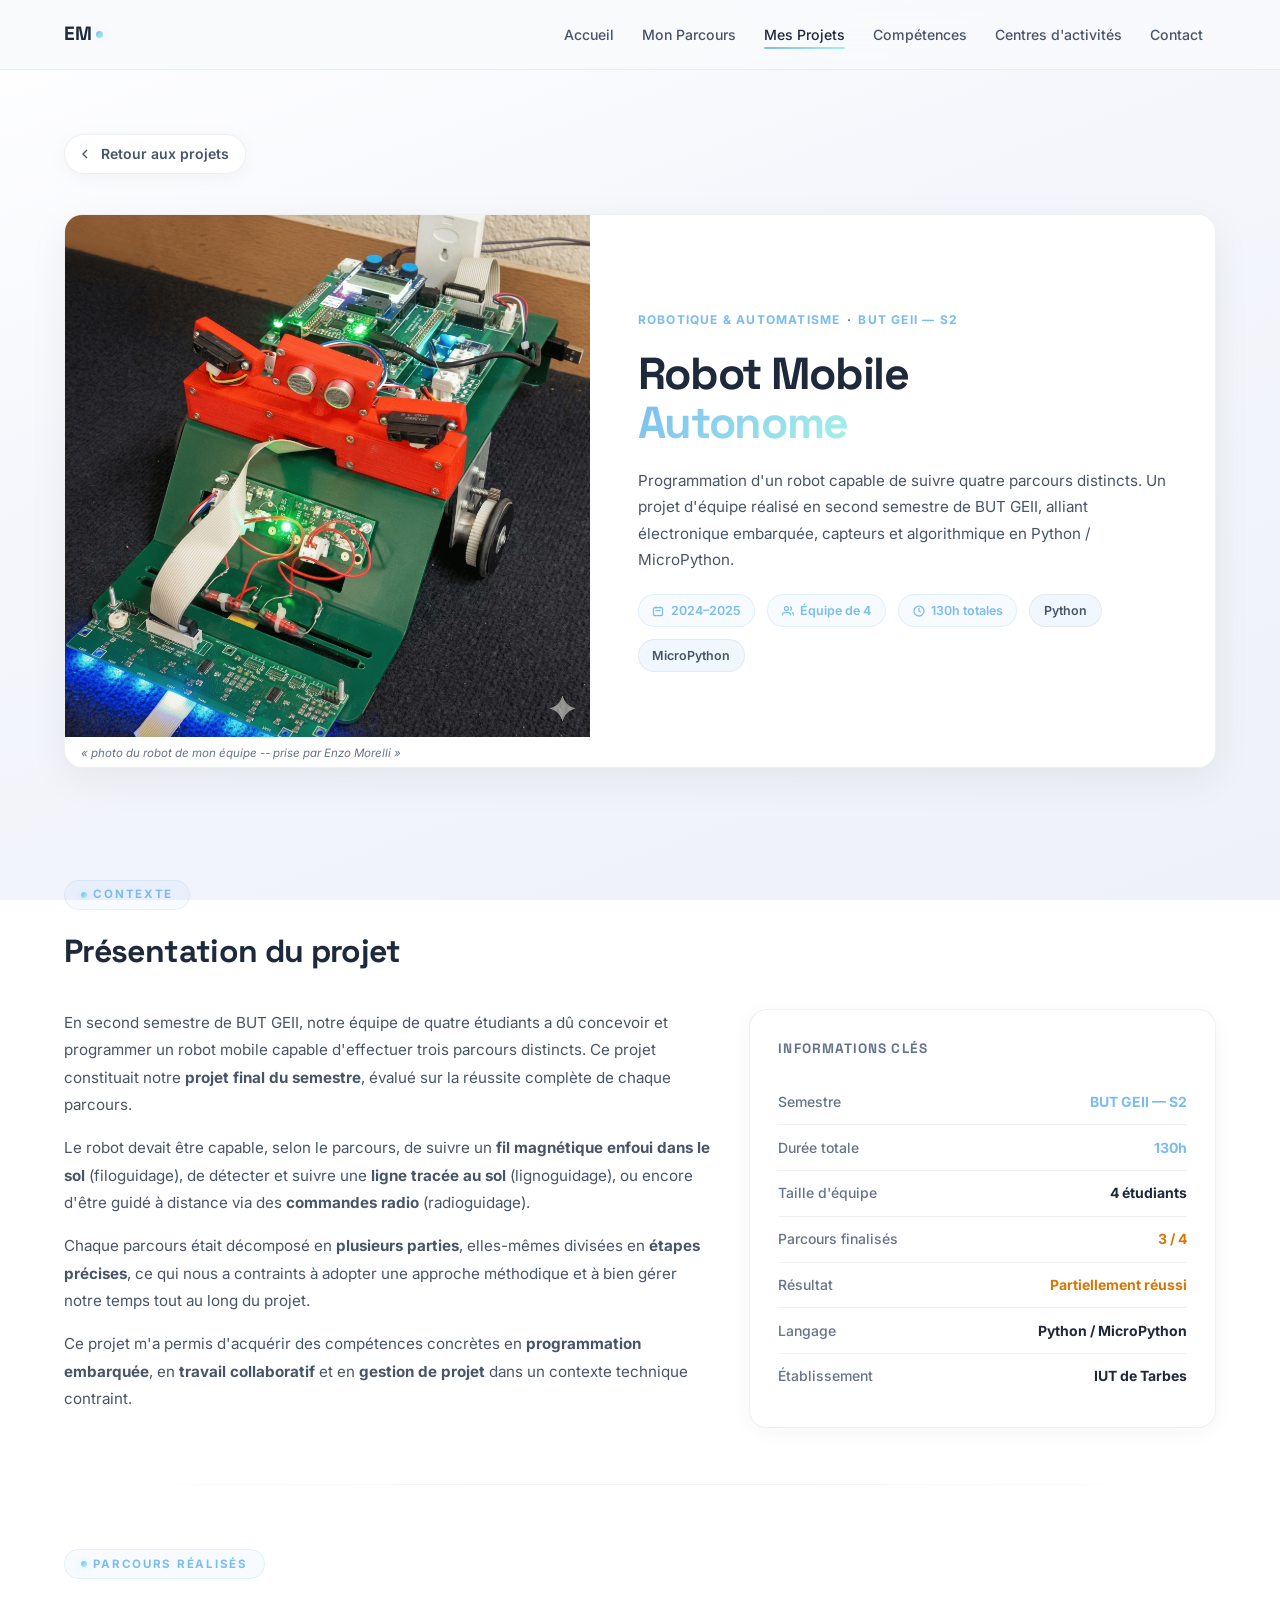
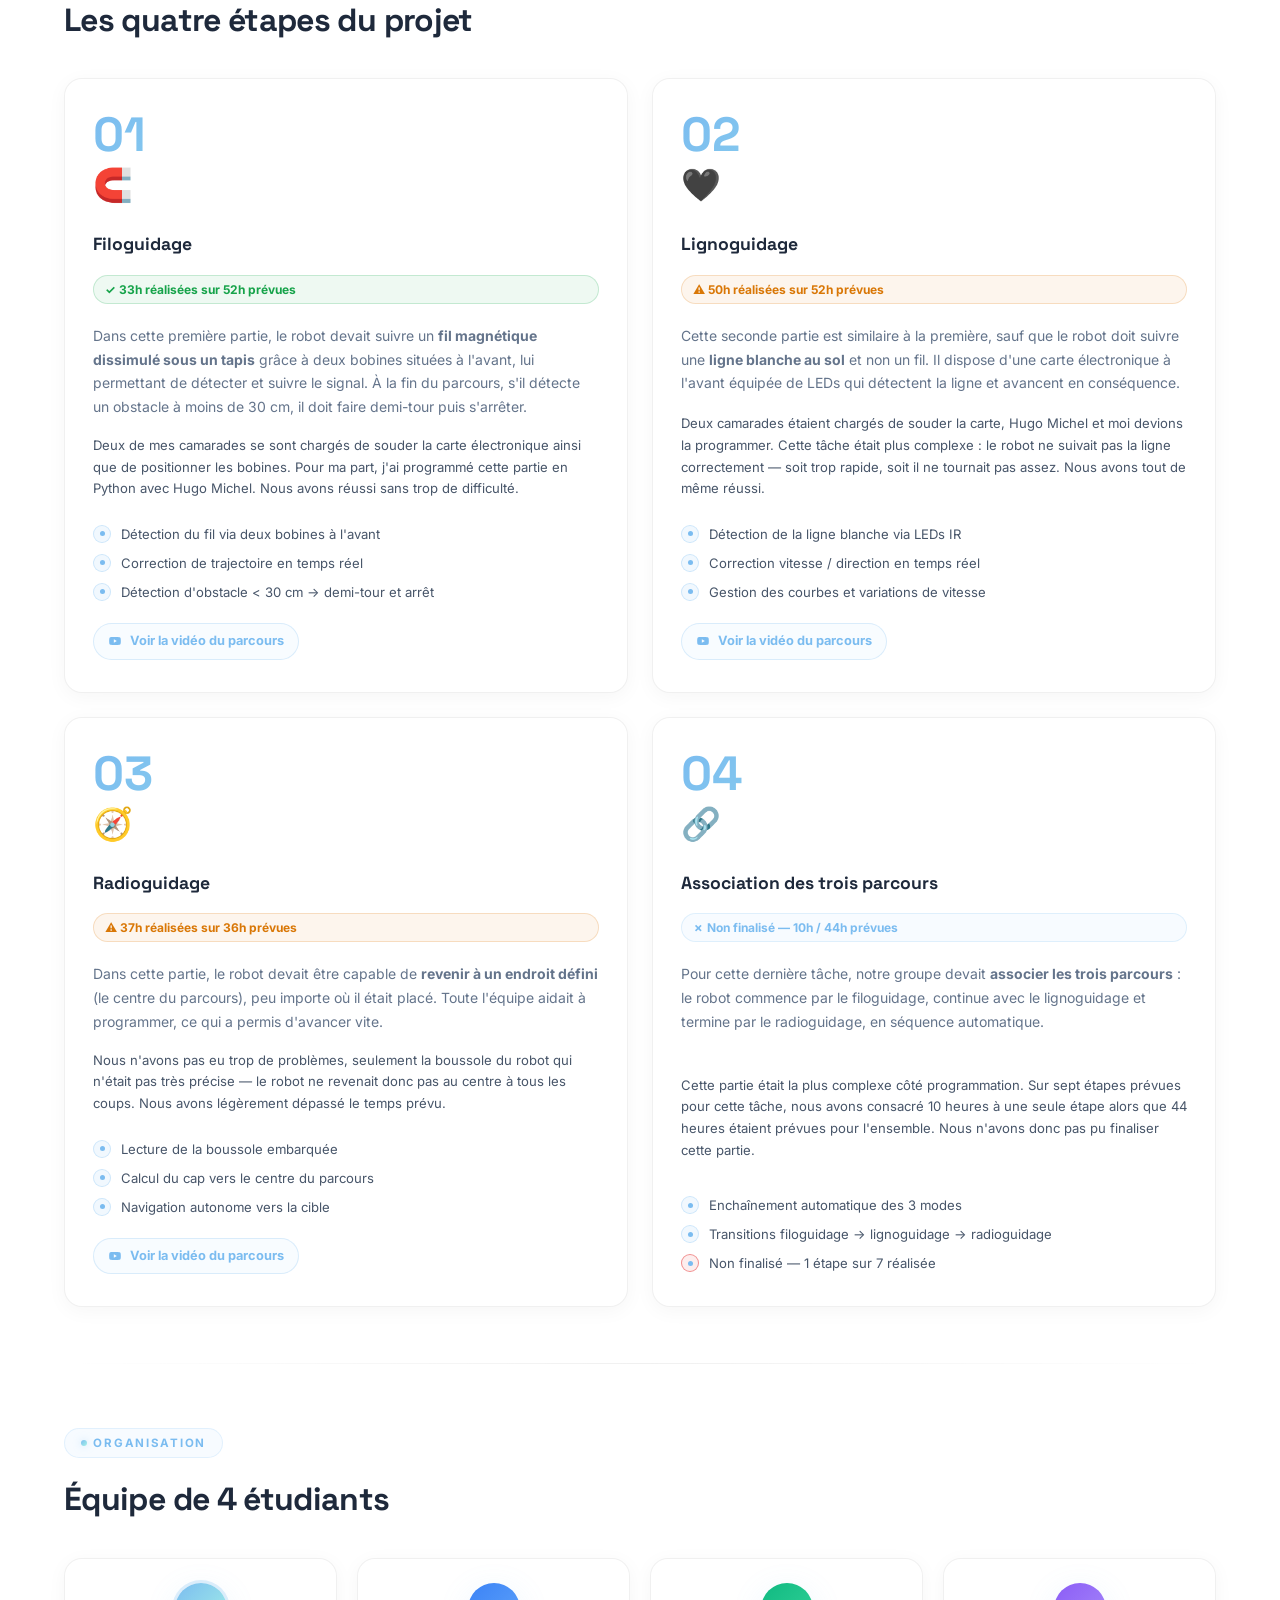
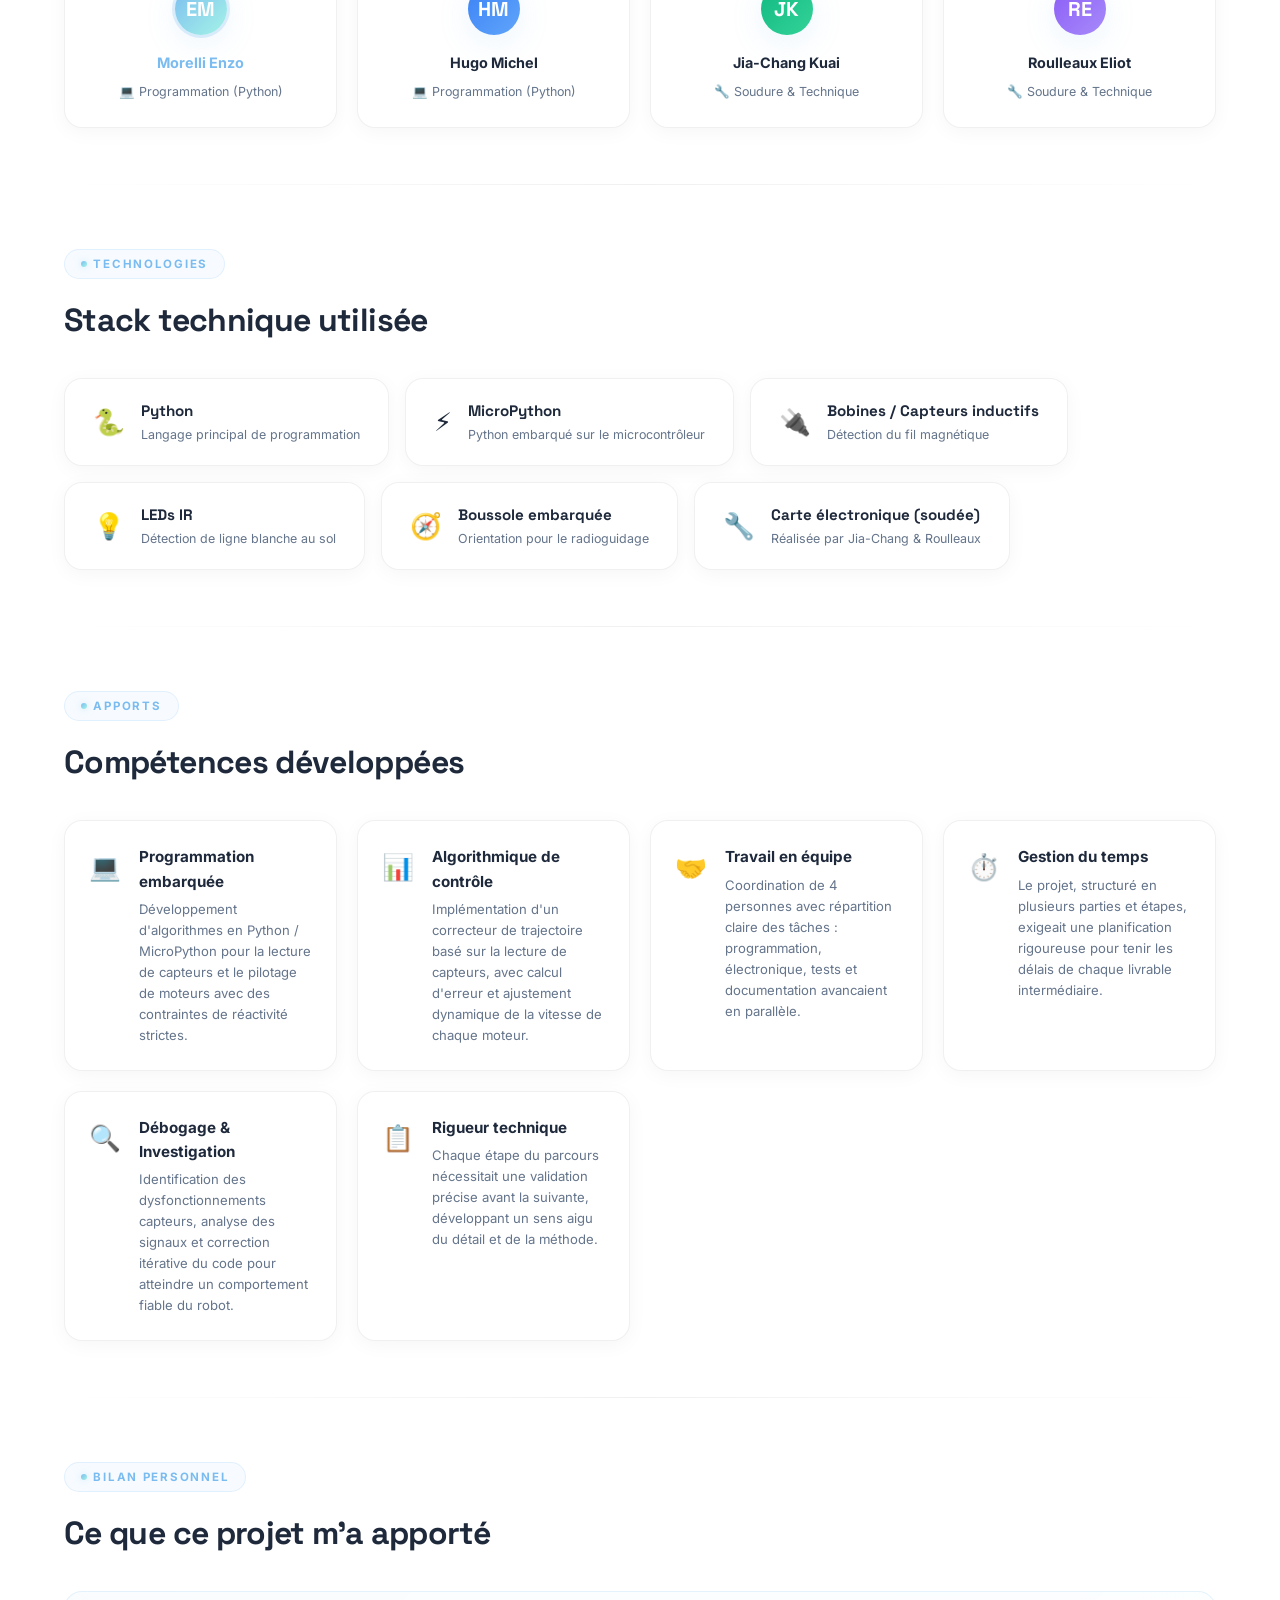
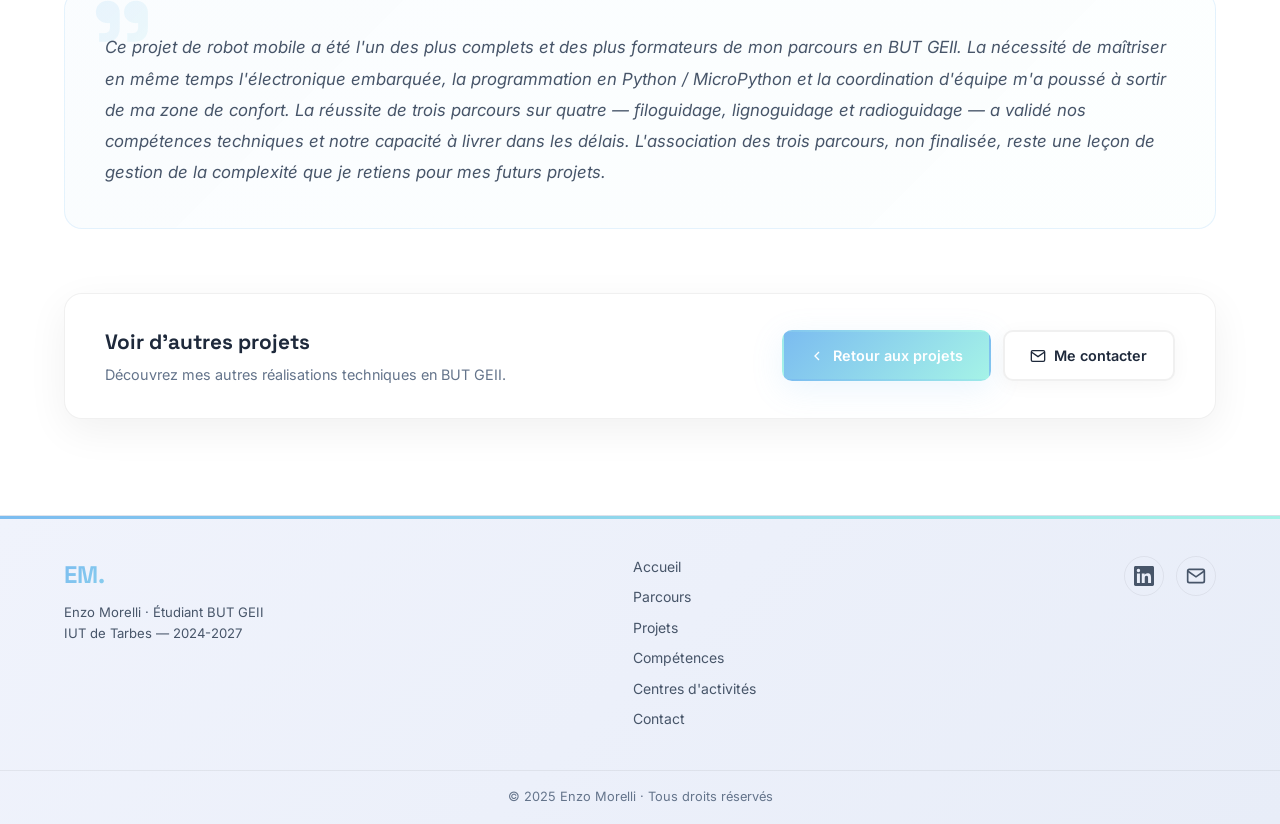
<file: projet-robot.html>
<!DOCTYPE html>
<html lang="fr">
<head>
  <meta charset="UTF-8" />
  <meta name="viewport" content="width=device-width, initial-scale=1.0" />
  <meta name="description" content="Détail du projet Robot Mobile Autonome — Enzo Morelli, BUT GEII S2, IUT de Tarbes. Filoguidage, lignoguidage, radioguidage et association des parcours en Python / MicroPython." />
  <title>Projet Robot Mobile — Enzo Morelli</title>
  <link rel="preconnect" href="https://fonts.googleapis.com" />
  <link rel="preconnect" href="https://fonts.gstatic.com" crossorigin />
  <link href="https://fonts.googleapis.com/css2?family=Inter:wght@300;400;500;600;700;800;900&family=Space+Grotesk:wght@400;500;600;700&display=swap" rel="stylesheet" />
  <link rel="stylesheet" href="style.css" />
  <style>
    /* ── Page-specific overrides ── */
    .prj-hero {
      position: relative;
      padding: calc(var(--nav-h) + 4rem) 1.5rem 3rem;
      max-width: 1200px;
      margin: 0 auto;
    }

    .back-link {
      display: inline-flex;
      align-items: center;
      gap: 0.5rem;
      font-size: 0.875rem;
      font-weight: 600;
      color: var(--text-secondary);
      margin-bottom: 2.5rem;
      transition: var(--transition);
      padding: 0.5rem 1rem 0.5rem 0.75rem;
      border: 1px solid var(--border);
      border-radius: 100px;
      width: fit-content;
      background: var(--white);
      box-shadow: var(--shadow);
    }

    .back-link:hover {
      color: var(--blue);
      border-color: rgba(123, 188, 240, 0.35);
      transform: translateX(-3px);
    }

    .back-link svg {
      transition: transform 0.25s ease;
    }

    .back-link:hover svg {
      transform: translateX(-3px);
    }

    /* ── Hero card ── */
    .prj-hero-card {
      display: grid;
      grid-template-columns: 1fr 1.1fr;
      gap: 3rem;
      background: var(--white);
      border: 1.5px solid var(--border);
      border-radius: var(--radius);
      overflow: hidden;
      box-shadow: var(--shadow-lg);
    }

    .prj-hero-img {
      width: 100%;
      height: 100%;
      min-height: 320px;
      object-fit: cover;
      display: block;
    }

    .prj-hero-content {
      padding: 2.5rem 2.5rem 2.5rem 0;
      display: flex;
      flex-direction: column;
      justify-content: center;
      gap: 1.25rem;
    }

    .prj-breadcrumb {
      display: flex;
      align-items: center;
      gap: 0.4rem;
      font-size: 0.75rem;
      font-weight: 700;
      letter-spacing: 0.1em;
      text-transform: uppercase;
      color: var(--blue);
    }

    .prj-breadcrumb-sep {
      color: var(--text-muted);
    }

    .prj-hero-title {
      font-family: 'Space Grotesk', sans-serif;
      font-size: clamp(1.8rem, 4vw, 2.8rem);
      font-weight: 800;
      letter-spacing: -0.03em;
      line-height: 1.1;
      color: var(--text);
    }

    .prj-hero-title .accent {
      background: var(--accent-grad);
      -webkit-background-clip: text;
      -webkit-text-fill-color: transparent;
      background-clip: text;
    }

    .prj-hero-desc {
      font-size: 0.95rem;
      color: var(--text-secondary);
      line-height: 1.75;
    }

    .prj-hero-meta {
      display: flex;
      flex-wrap: wrap;
      gap: 0.75rem;
    }

    .meta-badge {
      display: inline-flex;
      align-items: center;
      gap: 0.4rem;
      font-size: 0.78rem;
      font-weight: 600;
      padding: 0.35rem 0.85rem;
      border-radius: 100px;
      border: 1px solid var(--border);
      background: var(--bg-2);
      color: var(--text-secondary);
    }

    .meta-badge.accent-badge {
      color: var(--blue);
      background: rgba(123, 188, 240, 0.06);
      border-color: rgba(123, 188, 240, 0.2);
    }

    .meta-badge.ok-badge {
      color: #16a34a;
      background: rgba(22, 163, 74, 0.08);
      border-color: rgba(22, 163, 74, 0.25);
    }

    /* ── Sections de contenu ── */
    .prj-content {
      max-width: 1200px;
      margin: 0 auto;
      padding: 0 1.5rem 6rem;
    }

    .prj-section {
      margin-top: 4rem;
    }

    .prj-section-label {
      display: inline-flex;
      align-items: center;
      gap: 0.4rem;
      font-size: 0.72rem;
      font-weight: 700;
      letter-spacing: 0.15em;
      text-transform: uppercase;
      color: var(--blue);
      background: rgba(123, 188, 240, 0.06);
      border: 1px solid rgba(123, 188, 240, 0.18);
      padding: 0.3rem 1rem;
      border-radius: 100px;
      margin-bottom: 1rem;
    }

    .prj-section-label::before {
      content: '';
      width: 6px;
      height: 6px;
      border-radius: 50%;
      background: var(--accent-grad);
      box-shadow: 0 0 8px rgba(123, 188, 240, 0.4);
    }

    .prj-section-title {
      font-family: 'Space Grotesk', sans-serif;
      font-size: clamp(1.4rem, 3vw, 2rem);
      font-weight: 700;
      letter-spacing: -0.02em;
      margin-bottom: 2rem;
      color: var(--text);
    }

    /* ── Contexte / intro ── */
    .intro-grid {
      display: grid;
      grid-template-columns: 1.4fr 1fr;
      gap: 2rem;
      align-items: start;
    }

    .intro-text p {
      font-size: 0.95rem;
      color: var(--text-secondary);
      line-height: 1.8;
      margin-bottom: 1rem;
    }

    .intro-text p:last-child {
      margin-bottom: 0;
    }

    .info-card {
      background: var(--white);
      border: 1px solid var(--border);
      border-radius: var(--radius);
      padding: 1.75rem;
      box-shadow: var(--shadow);
      position: sticky;
      top: calc(var(--nav-h) + 1.5rem);
    }

    .info-card h4 {
      font-family: 'Space Grotesk', sans-serif;
      font-size: 0.85rem;
      font-weight: 700;
      text-transform: uppercase;
      letter-spacing: 0.08em;
      color: var(--text-muted);
      margin-bottom: 1.25rem;
    }

    .info-row {
      display: flex;
      justify-content: space-between;
      align-items: center;
      padding: 0.7rem 0;
      border-bottom: 1px solid var(--border);
      font-size: 0.875rem;
    }

    .info-row:last-child {
      border-bottom: none;
    }

    .info-label {
      color: var(--text-muted);
      font-weight: 500;
    }

    .info-value {
      font-weight: 700;
      color: var(--text);
      text-align: right;
    }

    .info-value.red {
      color: var(--blue);
    }

    /* ── Parcours cards ── */
    .parcours-cards {
      display: grid;
      grid-template-columns: repeat(2, 1fr);
      gap: 1.5rem;
    }

    /* ── Lien vidéo parcours ── */
    .parcours-video-link {
      display: inline-flex;
      align-items: center;
      gap: 0.45rem;
      font-size: 0.8rem;
      font-weight: 700;
      color: var(--blue);
      text-decoration: none;
      padding: 0.45rem 0.9rem;
      border: 1.5px solid rgba(123, 188, 240, 0.25);
      border-radius: 100px;
      background: rgba(123, 188, 240, 0.05);
      transition: var(--transition);
      margin-top: 0.25rem;
      width: fit-content;
    }

    .parcours-video-link:hover {
      background: rgba(123, 188, 240, 0.1);
      border-color: rgba(123, 188, 240, 0.45);
      transform: translateX(3px);
    }

    /* ── Temps tag ── */
    .parcours-time {
      display: inline-flex;
      align-items: center;
      gap: 0.35rem;
      font-size: 0.75rem;
      font-weight: 700;
      color: var(--text-secondary);
      background: var(--bg-2);
      border: 1px solid var(--border);
      padding: 0.25rem 0.7rem;
      border-radius: 100px;
      margin-bottom: 0.25rem;
    }

    .parcours-time.ok { color: #16a34a; background: rgba(22,163,74,0.07); border-color: rgba(22,163,74,0.2); }
    .parcours-time.warn { color: #d97706; background: rgba(217,119,6,0.07); border-color: rgba(217,119,6,0.2); }
    .parcours-time.partial { color: var(--blue); background: rgba(123, 188, 240, 0.06); border-color: rgba(123, 188, 240, 0.2); }

    @media (max-width: 700px) {
      .parcours-cards { grid-template-columns: 1fr; }
    }

    .parcours-card {
      background: var(--white);
      border: 1.5px solid var(--border);
      border-radius: var(--radius);
      padding: 2rem 1.75rem;
      box-shadow: var(--shadow);
      display: flex;
      flex-direction: column;
      gap: 1rem;
      transition: var(--transition);
      position: relative;
      overflow: hidden;
    }

    .parcours-card::before {
      content: '';
      position: absolute;
      top: 0;
      left: 0;
      right: 0;
      height: 4px;
      background: var(--accent-grad);
      opacity: 0;
      transition: opacity 0.3s ease;
    }

    .parcours-card:hover::before {
      opacity: 1;
    }

    .parcours-card:hover {
      border-color: rgba(123, 188, 240, 0.25);
      box-shadow: var(--shadow-blue-lg);
      transform: translateY(-5px);
    }

    .parcours-num {
      font-family: 'Space Grotesk', sans-serif;
      font-size: 3rem;
      font-weight: 800;
      background: var(--accent-grad);
      -webkit-background-clip: text;
      -webkit-text-fill-color: transparent;
      background-clip: text;
      line-height: 1;
    }

    .parcours-icon {
      font-size: 2rem;
      margin-bottom: 0.25rem;
    }

    .parcours-card h3 {
      font-family: 'Space Grotesk', sans-serif;
      font-size: 1.1rem;
      font-weight: 700;
      color: var(--text);
    }

    .parcours-card p {
      font-size: 0.875rem;
      color: var(--text-muted);
      line-height: 1.7;
      flex: 1;
    }

    .parcours-steps {
      display: flex;
      flex-direction: column;
      gap: 0.5rem;
      margin-top: 0.5rem;
    }

    .step-item {
      display: flex;
      align-items: flex-start;
      gap: 0.65rem;
      font-size: 0.82rem;
      color: var(--text-secondary);
    }

    .step-dot {
      width: 18px;
      height: 18px;
      border-radius: 50%;
      background: rgba(123, 188, 240, 0.1);
      border: 1.5px solid rgba(123, 188, 240, 0.3);
      display: flex;
      align-items: center;
      justify-content: center;
      flex-shrink: 0;
      margin-top: 1px;
    }

    .step-dot::after {
      content: '';
      width: 5px;
      height: 5px;
      border-radius: 50%;
      background: var(--blue);
    }

    /* ── Organisation / Équipe ── */
    .team-grid {
      display: grid;
      grid-template-columns: repeat(4, 1fr);
      gap: 1.25rem;
    }

    .team-card {
      background: var(--white);
      border: 1px solid var(--border);
      border-radius: var(--radius);
      padding: 1.5rem 1.25rem;
      text-align: center;
      box-shadow: var(--shadow);
      transition: var(--transition);
    }

    .team-card:hover {
      border-color: rgba(123, 188, 240, 0.2);
      box-shadow: var(--shadow-lg);
      transform: translateY(-3px);
    }

    .team-avatar {
      width: 52px;
      height: 52px;
      border-radius: 50%;
      background: var(--accent-grad);
      display: flex;
      align-items: center;
      justify-content: center;
      font-family: 'Space Grotesk', sans-serif;
      font-weight: 800;
      font-size: 1.25rem;
      color: white;
      margin: 0 auto 1rem;
      box-shadow: var(--shadow-blue);
    }

    .team-card h4 {
      font-size: 0.9rem;
      font-weight: 700;
      color: var(--text);
      margin-bottom: 0.25rem;
    }

    .team-card .team-role {
      font-size: 0.78rem;
      color: var(--text-muted);
    }

    .team-card.me .team-avatar {
      box-shadow: 0 0 0 3px rgba(123, 188, 240, 0.25), var(--shadow-blue);
    }

    .team-card.me h4 {
      color: var(--blue);
    }

    /* ── Compétences acquises ── */
    .skills-acquired {
      display: grid;
      grid-template-columns: repeat(auto-fill, minmax(260px, 1fr));
      gap: 1.25rem;
    }

    .skill-acquired-card {
      background: var(--white);
      border: 1px solid var(--border);
      border-radius: var(--radius);
      padding: 1.5rem;
      box-shadow: var(--shadow);
      display: flex;
      gap: 1.1rem;
      align-items: flex-start;
      transition: var(--transition);
    }

    .skill-acquired-card:hover {
      border-color: rgba(123, 188, 240, 0.2);
      transform: translateX(4px);
      box-shadow: var(--shadow-lg);
    }

    .skill-acquired-icon {
      font-size: 1.6rem;
      flex-shrink: 0;
      margin-top: 2px;
    }

    .skill-acquired-card strong {
      display: block;
      font-size: 0.95rem;
      font-weight: 700;
      color: var(--text);
      margin-bottom: 0.3rem;
    }

    .skill-acquired-card p {
      font-size: 0.82rem;
      color: var(--text-muted);
      line-height: 1.6;
    }

    /* ── Tech stack ── */
    .tech-stack-grid {
      display: flex;
      flex-wrap: wrap;
      gap: 1rem;
    }

    .tech-item {
      background: var(--white);
      border: 1.5px solid var(--border);
      border-radius: var(--radius);
      padding: 1.25rem 1.75rem;
      display: flex;
      align-items: center;
      gap: 1rem;
      box-shadow: var(--shadow);
      transition: var(--transition);
    }

    .tech-item:hover {
      border-color: rgba(123, 188, 240, 0.3);
      box-shadow: var(--shadow-blue);
      transform: translateY(-3px);
    }

    .tech-item-icon {
      font-size: 1.6rem;
    }

    .tech-item-name {
      font-family: 'Space Grotesk', sans-serif;
      font-weight: 700;
      font-size: 0.95rem;
      color: var(--text);
    }

    .tech-item-desc {
      font-size: 0.78rem;
      color: var(--text-muted);
      margin-top: 0.1rem;
    }

    /* ── Bilan ── */
    .bilan-card {
      background: linear-gradient(135deg, rgba(123, 188, 240, 0.04), rgba(165, 243, 231, 0.03));
      border: 1.5px solid rgba(123, 188, 240, 0.18);
      border-radius: var(--radius);
      padding: 2.5rem;
      position: relative;
      overflow: hidden;
    }

    .bilan-card::before {
      content: '"';
      position: absolute;
      top: -0.5rem;
      left: 1.5rem;
      font-size: 8rem;
      font-family: 'Space Grotesk', sans-serif;
      font-weight: 800;
      background: var(--accent-grad);
      -webkit-background-clip: text;
      -webkit-text-fill-color: transparent;
      background-clip: text;
      opacity: 0.15;
      line-height: 1;
      pointer-events: none;
    }

    .bilan-card p {
      font-size: 1.05rem;
      color: var(--text-secondary);
      line-height: 1.85;
      font-style: italic;
      position: relative;
    }

    /* ── CTA bas de page ── */
    .prj-cta {
      display: flex;
      align-items: center;
      justify-content: space-between;
      gap: 2rem;
      background: var(--white);
      border: 1.5px solid var(--border);
      border-radius: var(--radius);
      padding: 2rem 2.5rem;
      margin-top: 4rem;
      box-shadow: var(--shadow-lg);
      flex-wrap: wrap;
    }

    .prj-cta h3 {
      font-family: 'Space Grotesk', sans-serif;
      font-size: 1.3rem;
      font-weight: 700;
      color: var(--text);
      margin-bottom: 0.25rem;
    }

    .prj-cta p {
      font-size: 0.9rem;
      color: var(--text-muted);
    }

    .prj-cta-actions {
      display: flex;
      gap: 0.75rem;
      flex-shrink: 0;
      flex-wrap: wrap;
    }

    /* ── Divider ── */
    .prj-divider {
      border: none;
      height: 1px;
      background: linear-gradient(90deg, transparent, var(--border), transparent);
      margin: 3.5rem 0 0;
    }

    /* ── Responsive ── */
    @media (max-width: 900px) {
      .prj-hero-card {
        grid-template-columns: 1fr;
      }

      .prj-hero-img {
        min-height: 220px;
        max-height: 260px;
      }

      .prj-hero-content {
        padding: 2rem;
      }

      .intro-grid {
        grid-template-columns: 1fr;
      }

      .info-card {
        position: static;
      }

      .parcours-cards {
        grid-template-columns: 1fr;
      }

      .team-grid {
        grid-template-columns: repeat(2, 1fr);
      }
    }

    @media (max-width: 600px) {
      .team-grid {
        grid-template-columns: 1fr 1fr;
      }

      .prj-cta {
        padding: 1.5rem;
      }

      .prj-cta-actions {
        width: 100%;
      }

      .prj-cta-actions .btn {
        flex: 1;
        justify-content: center;
      }
    }
  </style>
</head>
<body>

  <!-- ===== NAV ===== -->
  <header id="navbar">
    <nav class="nav-container">
      <a href="index.html#accueil" class="nav-logo">
        <span class="logo-em">EM</span>
        <span class="logo-dot"></span>
      </a>
      <ul class="nav-links" id="navLinks">
        <li><a href="index.html#accueil" class="nav-link">Accueil</a></li>
        <li><a href="index.html#parcours" class="nav-link">Mon Parcours</a></li>
        <li><a href="index.html#projets" class="nav-link active">Mes Projets</a></li>
        <li><a href="index.html#competences" class="nav-link">Compétences</a></li>
        <li><a href="index.html#activites" class="nav-link">Centres d'activités</a></li>
        <li><a href="index.html#contact" class="nav-link">Contact</a></li>
      </ul>
      <button class="nav-burger" id="navBurger" aria-label="Menu" aria-expanded="false">
        <span></span><span></span><span></span>
      </button>
    </nav>
  </header>

  <!-- ===== HERO PROJET ===== -->
  <div class="prj-hero">

    <a href="index.html#projets" class="back-link">
      <svg width="16" height="16" viewBox="0 0 24 24" fill="none" stroke="currentColor" stroke-width="2"><path d="m15 18-6-6 6-6"/></svg>
      Retour aux projets
    </a>

    <div class="prj-hero-card reveal">
      <figure class="prj-hero-img-wrap" style="height: 100%; margin: 0; box-shadow: none;">
        <img src="images/robot.png" alt="Robot Mobile Autonome" class="prj-hero-img" style="height: calc(100% - 30px);" />
        <figcaption style="padding-left: 1rem;">« photo du robot de mon équipe -- prise par Enzo Morelli »</figcaption>
      </figure>
      <div class="prj-hero-content">
        <div class="prj-breadcrumb">
          <span>Robotique &amp; Automatisme</span>
          <span class="prj-breadcrumb-sep">·</span>
          <span>BUT GEII — S2</span>
        </div>
        <h1 class="prj-hero-title">
          Robot Mobile<br/>
          <span class="accent">Autonome</span>
        </h1>
        <p class="prj-hero-desc">
          Programmation d'un robot capable de suivre quatre parcours distincts. Un projet d'équipe réalisé en second semestre de BUT GEII, alliant électronique embarquée, capteurs et algorithmique en Python / MicroPython.
        </p>
        <div class="prj-hero-meta">
          <span class="meta-badge accent-badge">
            <svg width="12" height="12" viewBox="0 0 24 24" fill="none" stroke="currentColor" stroke-width="2.5"><path d="M8 7V3m8 4V3m-9 8h10M5 21h14a2 2 0 0 0 2-2V7a2 2 0 0 0-2-2H5a2 2 0 0 0-2 2v12a2 2 0 0 0 2 2z"/></svg>
            2024–2025
          </span>
          <span class="meta-badge accent-badge">
            <svg width="12" height="12" viewBox="0 0 24 24" fill="none" stroke="currentColor" stroke-width="2.5"><path d="M17 21v-2a4 4 0 0 0-4-4H5a4 4 0 0 0-4 4v2"/><circle cx="9" cy="7" r="4"/><path d="M23 21v-2a4 4 0 0 0-3-3.87M16 3.13a4 4 0 0 1 0 7.75"/></svg>
            Équipe de 4
          </span>
          <span class="meta-badge accent-badge">
            <svg width="12" height="12" viewBox="0 0 24 24" fill="none" stroke="currentColor" stroke-width="2.5"><circle cx="12" cy="12" r="10"/><polyline points="12 6 12 12 16 14"/></svg>
            130h totales
          </span>
          <span class="meta-badge">Python</span>
          <span class="meta-badge">MicroPython</span>
        </div>
      </div>
    </div>

  </div>

  <!-- ===== CONTENU PRINCIPAL ===== -->
  <main class="prj-content">

    <!-- ── Contexte du projet ── -->
    <section class="prj-section">
      <span class="prj-section-label">Contexte</span>
      <h2 class="prj-section-title">Présentation du projet</h2>

      <div class="intro-grid">
        <div class="intro-text reveal">
          <p>
            En second semestre de BUT GEII, notre équipe de quatre étudiants a dû concevoir et programmer un robot mobile capable d'effectuer trois parcours distincts. Ce projet constituait notre <strong>projet final du semestre</strong>, évalué sur la réussite complète de chaque parcours.
          </p>
          <p>
            Le robot devait être capable, selon le parcours, de suivre un <strong>fil magnétique enfoui dans le sol</strong> (filoguidage), de détecter et suivre une <strong>ligne tracée au sol</strong> (lignoguidage), ou encore d'être guidé à distance via des <strong>commandes radio</strong> (radioguidage).
          </p>
          <p>
            Chaque parcours était décomposé en <strong>plusieurs parties</strong>, elles-mêmes divisées en <strong>étapes précises</strong>, ce qui nous a contraints à adopter une approche méthodique et à bien gérer notre temps tout au long du projet.
          </p>
          <p>
            Ce projet m'a permis d'acquérir des compétences concrètes en <strong>programmation embarquée</strong>, en <strong>travail collaboratif</strong> et en <strong>gestion de projet</strong> dans un contexte technique contraint.
          </p>
        </div>

        <div class="info-card reveal">
          <h4>Informations clés</h4>
          <div class="info-row">
            <span class="info-label">Semestre</span>
            <span class="info-value red">BUT GEII — S2</span>
          </div>
          <div class="info-row">
            <span class="info-label">Durée totale</span>
            <span class="info-value red">130h</span>
          </div>
          <div class="info-row">
            <span class="info-label">Taille d'équipe</span>
            <span class="info-value">4 étudiants</span>
          </div>
          <div class="info-row">
            <span class="info-label">Parcours finalisés</span>
            <span class="info-value" style="color:#d97706;">3 / 4</span>
          </div>
          <div class="info-row">
            <span class="info-label">Résultat</span>
            <span class="info-value" style="color: #d97706;">Partiellement réussi</span>
          </div>
          <div class="info-row">
            <span class="info-label">Langage</span>
            <span class="info-value">Python / MicroPython</span>
          </div>
          <div class="info-row">
            <span class="info-label">Établissement</span>
            <span class="info-value">IUT de Tarbes</span>
          </div>
        </div>
      </div>
    </section>

    <hr class="prj-divider" />

    <!-- ── Les 4 parcours ── -->
    <section class="prj-section">
      <span class="prj-section-label">Parcours réalisés</span>
      <h2 class="prj-section-title">Les quatre étapes du projet</h2>

      <div class="parcours-cards">

        <!-- Parcours 1 : Filoguidage -->
        <div class="parcours-card reveal">
          <div>
            <div class="parcours-num">01</div>
            <div class="parcours-icon">🧲</div>
          </div>
          <h3>Filoguidage</h3>
          <span class="parcours-time ok">✓ 33h réalisées sur 52h prévues</span>
          <p>
            Dans cette première partie, le robot devait suivre un <strong>fil magnétique dissimulé sous un tapis</strong> grâce à deux bobines situées à l'avant, lui permettant de détecter et suivre le signal. À la fin du parcours, s'il détecte un obstacle à moins de 30 cm, il doit faire demi-tour puis s'arrêter.
          </p>
          <p style="font-size:0.82rem; color:var(--text-secondary); line-height:1.65;">
            Deux de mes camarades se sont chargés de souder la carte électronique ainsi que de positionner les bobines. Pour ma part, j'ai programmé cette partie en Python avec Hugo Michel. Nous avons réussi sans trop de difficulté.
          </p>
          <div class="parcours-steps">
            <div class="step-item">
              <div class="step-dot"></div>
              <span>Détection du fil via deux bobines à l'avant</span>
            </div>
            <div class="step-item">
              <div class="step-dot"></div>
              <span>Correction de trajectoire en temps réel</span>
            </div>
            <div class="step-item">
              <div class="step-dot"></div>
              <span>Détection d'obstacle &lt; 30 cm → demi-tour et arrêt</span>
            </div>
          </div>
          <a href="https://youtube.com/shorts/PFwQIN92jPg" target="_blank" rel="noopener" class="parcours-video-link">
            <svg width="14" height="14" viewBox="0 0 24 24" fill="currentColor"><path d="M10 15l5.19-3L10 9v6m11.56-7.83c.13.47.22 1.1.28 1.9.07.8.1 1.49.1 2.09L22 12c0 2.19-.16 3.8-.44 4.83-.25.9-.83 1.48-1.73 1.73-.47.13-1.33.22-2.65.28-1.3.07-2.49.1-3.59.1L12 19c-4.19 0-6.8-.16-7.83-.44-.9-.25-1.48-.83-1.73-1.73-.13-.47-.22-1.1-.28-1.9-.07-.8-.1-1.49-.1-2.09L2 12c0-2.19.16-3.8.44-4.83.25-.9.83-1.48 1.73-1.73.47-.13 1.33-.22 2.65-.28 1.3-.07 2.49-.1 3.59-.1L12 5c4.19 0 6.8.16 7.83.44.9.25 1.48.83 1.73 1.73z"/></svg>
            Voir la vidéo du parcours
          </a>
        </div>

        <!-- Parcours 2 : Lignoguidage -->
        <div class="parcours-card reveal">
          <div>
            <div class="parcours-num">02</div>
            <div class="parcours-icon">🖤</div>
          </div>
          <h3>Lignoguidage</h3>
          <span class="parcours-time warn">⚠ 50h réalisées sur 52h prévues</span>
          <p>
            Cette seconde partie est similaire à la première, sauf que le robot doit suivre une <strong>ligne blanche au sol</strong> et non un fil. Il dispose d'une carte électronique à l'avant équipée de LEDs qui détectent la ligne et avancent en conséquence.
          </p>
          <p style="font-size:0.82rem; color:var(--text-secondary); line-height:1.65;">
            Deux camarades étaient chargés de souder la carte, Hugo Michel et moi devions la programmer. Cette tâche était plus complexe : le robot ne suivait pas la ligne correctement — soit trop rapide, soit il ne tournait pas assez. Nous avons tout de même réussi.
          </p>
          <div class="parcours-steps">
            <div class="step-item">
              <div class="step-dot"></div>
              <span>Détection de la ligne blanche via LEDs IR</span>
            </div>
            <div class="step-item">
              <div class="step-dot"></div>
              <span>Correction vitesse / direction en temps réel</span>
            </div>
            <div class="step-item">
              <div class="step-dot"></div>
              <span>Gestion des courbes et variations de vitesse</span>
            </div>
          </div>
          <a href="https://www.youtube.com/shorts/lftDFShzL_A" target="_blank" rel="noopener" class="parcours-video-link">
            <svg width="14" height="14" viewBox="0 0 24 24" fill="currentColor"><path d="M10 15l5.19-3L10 9v6m11.56-7.83c.13.47.22 1.1.28 1.9.07.8.1 1.49.1 2.09L22 12c0 2.19-.16 3.8-.44 4.83-.25.9-.83 1.48-1.73 1.73-.47.13-1.33.22-2.65.28-1.3.07-2.49.1-3.59.1L12 19c-4.19 0-6.8-.16-7.83-.44-.9-.25-1.48-.83-1.73-1.73-.13-.47-.22-1.1-.28-1.9-.07-.8-.1-1.49-.1-2.09L2 12c0-2.19.16-3.8.44-4.83.25-.9.83-1.48 1.73-1.73.47-.13 1.33-.22 2.65-.28 1.3-.07 2.49-.1 3.59-.1L12 5c4.19 0 6.8.16 7.83.44.9.25 1.48.83 1.73 1.73z"/></svg>
            Voir la vidéo du parcours
          </a>
        </div>

        <!-- Parcours 3 : Radioguidage -->
        <div class="parcours-card reveal">
          <div>
            <div class="parcours-num">03</div>
            <div class="parcours-icon">🧭</div>
          </div>
          <h3>Radioguidage</h3>
          <span class="parcours-time warn">⚠ 37h réalisées sur 36h prévues</span>
          <p>
            Dans cette partie, le robot devait être capable de <strong>revenir à un endroit défini</strong> (le centre du parcours), peu importe où il était placé. Toute l'équipe aidait à programmer, ce qui a permis d'avancer vite.
          </p>
          <p style="font-size:0.82rem; color:var(--text-secondary); line-height:1.65;">
            Nous n'avons pas eu trop de problèmes, seulement la boussole du robot qui n'était pas très précise — le robot ne revenait donc pas au centre à tous les coups. Nous avons légèrement dépassé le temps prévu.
          </p>
          <div class="parcours-steps">
            <div class="step-item">
              <div class="step-dot"></div>
              <span>Lecture de la boussole embarquée</span>
            </div>
            <div class="step-item">
              <div class="step-dot"></div>
              <span>Calcul du cap vers le centre du parcours</span>
            </div>
            <div class="step-item">
              <div class="step-dot"></div>
              <span>Navigation autonome vers la cible</span>
            </div>
          </div>
          <a href="https://www.youtube.com/shorts/-pZpfM6zYTI" target="_blank" rel="noopener" class="parcours-video-link">
            <svg width="14" height="14" viewBox="0 0 24 24" fill="currentColor"><path d="M10 15l5.19-3L10 9v6m11.56-7.83c.13.47.22 1.1.28 1.9.07.8.1 1.49.1 2.09L22 12c0 2.19-.16 3.8-.44 4.83-.25.9-.83 1.48-1.73 1.73-.47.13-1.33.22-2.65.28-1.3.07-2.49.1-3.59.1L12 19c-4.19 0-6.8-.16-7.83-.44-.9-.25-1.48-.83-1.73-1.73-.13-.47-.22-1.1-.28-1.9-.07-.8-.1-1.49-.1-2.09L2 12c0-2.19.16-3.8.44-4.83.25-.9.83-1.48 1.73-1.73.47-.13 1.33-.22 2.65-.28 1.3-.07 2.49-.1 3.59-.1L12 5c4.19 0 6.8.16 7.83.44.9.25 1.48.83 1.73 1.73z"/></svg>
            Voir la vidéo du parcours
          </a>
        </div>

        <!-- Parcours 4 : Association -->
        <div class="parcours-card reveal">
          <div>
            <div class="parcours-num">04</div>
            <div class="parcours-icon">🔗</div>
          </div>
          <h3>Association des trois parcours</h3>
          <span class="parcours-time partial">✗ Non finalisé — 10h / 44h prévues</span>
          <p>
            Pour cette dernière tâche, notre groupe devait <strong>associer les trois parcours</strong> : le robot commence par le filoguidage, continue avec le lignoguidage et termine par le radioguidage, en séquence automatique.
          </p>
          <p style="font-size:0.82rem; color:var(--text-secondary); line-height:1.65;">
            Cette partie était la plus complexe côté programmation. Sur sept étapes prévues pour cette tâche, nous avons consacré 10 heures à une seule étape alors que 44 heures étaient prévues pour l'ensemble. Nous n'avons donc pas pu finaliser cette partie.
          </p>
          <div class="parcours-steps">
            <div class="step-item">
              <div class="step-dot"></div>
              <span>Enchaînement automatique des 3 modes</span>
            </div>
            <div class="step-item">
              <div class="step-dot"></div>
              <span>Transitions filoguidage → lignoguidage → radioguidage</span>
            </div>
            <div class="step-item">
              <div class="step-dot" style="border-color:rgba(230,48,48,0.5);background:rgba(230,48,48,0.08);"></div>
              <span style="color:var(--red);">Non finalisé — 1 étape sur 7 réalisée</span>
            </div>
          </div>
        </div>

      </div>
    </section>

    <hr class="prj-divider" />

    <!-- ── Équipe ── -->
    <section class="prj-section">
      <span class="prj-section-label">Organisation</span>
      <h2 class="prj-section-title">Équipe de 4 étudiants</h2>

      <div class="team-grid">
        <div class="team-card me reveal">
          <div class="team-avatar">EM</div>
          <h4>Morelli Enzo</h4>
          <span class="team-role">💻 Programmation (Python)</span>
        </div>
        <div class="team-card reveal">
          <div class="team-avatar" style="background: linear-gradient(135deg, #3b82f6, #60a5fa);">HM</div>
          <h4>Hugo Michel</h4>
          <span class="team-role">💻 Programmation (Python)</span>
        </div>
        <div class="team-card reveal">
          <div class="team-avatar" style="background: linear-gradient(135deg, #10b981, #34d399);">JK</div>
          <h4>Jia-Chang Kuai</h4>
          <span class="team-role">🔧 Soudure &amp; Technique</span>
        </div>
        <div class="team-card reveal">
          <div class="team-avatar" style="background: linear-gradient(135deg, #8b5cf6, #a78bfa);">RE</div>
          <h4>Roulleaux Eliot</h4>
          <span class="team-role">🔧 Soudure &amp; Technique</span>
        </div>
      </div>
    </section>

    <hr class="prj-divider" />

    <!-- ── Technologies ── -->
    <section class="prj-section">
      <span class="prj-section-label">Technologies</span>
      <h2 class="prj-section-title">Stack technique utilisée</h2>

      <div class="tech-stack-grid">
        <div class="tech-item reveal">
          <div class="tech-item-icon">🐍</div>
          <div>
            <div class="tech-item-name">Python</div>
            <div class="tech-item-desc">Langage principal de programmation</div>
          </div>
        </div>
        <div class="tech-item reveal">
          <div class="tech-item-icon">⚡</div>
          <div>
            <div class="tech-item-name">MicroPython</div>
            <div class="tech-item-desc">Python embarqué sur le microcontrôleur</div>
          </div>
        </div>
        <div class="tech-item reveal">
          <div class="tech-item-icon">🔌</div>
          <div>
            <div class="tech-item-name">Bobines / Capteurs inductifs</div>
            <div class="tech-item-desc">Détection du fil magnétique</div>
          </div>
        </div>
        <div class="tech-item reveal">
          <div class="tech-item-icon">💡</div>
          <div>
            <div class="tech-item-name">LEDs IR</div>
            <div class="tech-item-desc">Détection de ligne blanche au sol</div>
          </div>
        </div>
        <div class="tech-item reveal">
          <div class="tech-item-icon">🧭</div>
          <div>
            <div class="tech-item-name">Boussole embarquée</div>
            <div class="tech-item-desc">Orientation pour le radioguidage</div>
          </div>
        </div>
        <div class="tech-item reveal">
          <div class="tech-item-icon">🔧</div>
          <div>
            <div class="tech-item-name">Carte électronique (soudée)</div>
            <div class="tech-item-desc">Réalisée par Jia-Chang &amp; Roulleaux</div>
          </div>
        </div>
      </div>
    </section>

    <hr class="prj-divider" />

    <!-- ── Compétences acquises ── -->
    <section class="prj-section">
      <span class="prj-section-label">Apports</span>
      <h2 class="prj-section-title">Compétences développées</h2>

      <div class="skills-acquired">
        <div class="skill-acquired-card reveal">
          <div class="skill-acquired-icon">💻</div>
          <div>
            <strong>Programmation embarquée</strong>
            <p>Développement d'algorithmes en Python / MicroPython pour la lecture de capteurs et le pilotage de moteurs avec des contraintes de réactivité strictes.</p>
          </div>
        </div>
        <div class="skill-acquired-card reveal">
          <div class="skill-acquired-icon">📊</div>
          <div>
            <strong>Algorithmique de contrôle</strong>
            <p>Implémentation d'un correcteur de trajectoire basé sur la lecture de capteurs, avec calcul d'erreur et ajustement dynamique de la vitesse de chaque moteur.</p>
          </div>
        </div>
        <div class="skill-acquired-card reveal">
          <div class="skill-acquired-icon">🤝</div>
          <div>
            <strong>Travail en équipe</strong>
            <p>Coordination de 4 personnes avec répartition claire des tâches : programmation, électronique, tests et documentation avancaient en parallèle.</p>
          </div>
        </div>
        <div class="skill-acquired-card reveal">
          <div class="skill-acquired-icon">⏱️</div>
          <div>
            <strong>Gestion du temps</strong>
            <p>Le projet, structuré en plusieurs parties et étapes, exigeait une planification rigoureuse pour tenir les délais de chaque livrable intermédiaire.</p>
          </div>
        </div>
        <div class="skill-acquired-card reveal">
          <div class="skill-acquired-icon">🔍</div>
          <div>
            <strong>Débogage &amp; Investigation</strong>
            <p>Identification des dysfonctionnements capteurs, analyse des signaux et correction itérative du code pour atteindre un comportement fiable du robot.</p>
          </div>
        </div>
        <div class="skill-acquired-card reveal">
          <div class="skill-acquired-icon">📋</div>
          <div>
            <strong>Rigueur technique</strong>
            <p>Chaque étape du parcours nécessitait une validation précise avant la suivante, développant un sens aigu du détail et de la méthode.</p>
          </div>
        </div>
      </div>
    </section>

    <hr class="prj-divider" />

    <!-- ── Bilan personnel ── -->
    <section class="prj-section">
      <span class="prj-section-label">Bilan personnel</span>
      <h2 class="prj-section-title">Ce que ce projet m'a apporté</h2>

      <div class="bilan-card reveal">
        <p>
          Ce projet de robot mobile a été l'un des plus complets et des plus formateurs de mon parcours en BUT GEII. La nécessité de maîtriser en même temps l'électronique embarquée, la programmation en Python / MicroPython et la coordination d'équipe m'a poussé à sortir de ma zone de confort. La réussite de trois parcours sur quatre — filoguidage, lignoguidage et radioguidage — a validé nos compétences techniques et notre capacité à livrer dans les délais. L'association des trois parcours, non finalisée, reste une leçon de gestion de la complexité que je retiens pour mes futurs projets.
        </p>
      </div>
    </section>

    <!-- ── CTA ── -->
    <div class="prj-cta reveal">
      <div>
        <h3>Voir d'autres projets</h3>
        <p>Découvrez mes autres réalisations techniques en BUT GEII.</p>
      </div>
      <div class="prj-cta-actions">
        <a href="index.html#projets" class="btn btn-primary">
          <svg width="16" height="16" viewBox="0 0 24 24" fill="none" stroke="currentColor" stroke-width="2"><path d="m15 18-6-6 6-6"/></svg>
          Retour aux projets
        </a>
        <a href="index.html#contact" class="btn btn-outline">
          <svg width="16" height="16" viewBox="0 0 24 24" fill="none" stroke="currentColor" stroke-width="2"><path d="M4 4h16c1.1 0 2 .9 2 2v12c0 1.1-.9 2-2 2H4c-1.1 0-2-.9-2-2V6c0-1.1.9-2 2-2z"/><polyline points="22,6 12,13 2,6"/></svg>
          Me contacter
        </a>
      </div>
    </div>

  </main>

  <!-- ===== FOOTER ===== -->
  <footer class="footer">
    <div class="container footer-inner">
      <div class="footer-left">
        <span class="footer-logo">EM.</span>
        <p>Enzo Morelli · Étudiant BUT GEII<br>IUT de Tarbes — 2024-2027</p>
      </div>
      <div class="footer-center">
        <nav class="footer-nav">
          <a href="index.html#accueil">Accueil</a>
          <a href="index.html#parcours">Parcours</a>
          <a href="index.html#projets">Projets</a>
          <a href="index.html#competences">Compétences</a>
          <a href="index.html#activites">Centres d'activités</a>
          <a href="index.html#contact">Contact</a>
        </nav>
      </div>
      <div class="footer-right">
        <a href="https://fr.linkedin.com/in/enzo-morelli-185282347" target="_blank" rel="noopener" class="footer-social" aria-label="LinkedIn">
          <svg width="20" height="20" viewBox="0 0 24 24" fill="currentColor"><path d="M20.447 20.452h-3.554v-5.569c0-1.328-.027-3.037-1.852-3.037-1.853 0-2.136 1.445-2.136 2.939v5.667H9.351V9h3.414v1.561h.046c.477-.9 1.637-1.85 3.37-1.85 3.601 0 4.267 2.37 4.267 5.455v6.286zM5.337 7.433a2.062 2.062 0 0 1-2.063-2.065 2.064 2.064 0 1 1 2.063 2.065zm1.782 13.019H3.555V9h3.564v11.452zM22.225 0H1.771C.792 0 0 .774 0 1.729v20.542C0 23.227.792 24 1.771 24h20.451C23.2 24 24 23.227 24 22.271V1.729C24 .774 23.2 0 22.222 0h.003z"/></svg>
        </a>
        <a href="mailto:enzomirell31@gmail.com" class="footer-social" aria-label="Email">
          <svg width="20" height="20" viewBox="0 0 24 24" fill="none" stroke="currentColor" stroke-width="2"><path d="M4 4h16c1.1 0 2 .9 2 2v12c0 1.1-.9 2-2 2H4c-1.1 0-2-.9-2-2V6c0-1.1.9-2 2-2z"/><polyline points="22,6 12,13 2,6"/></svg>
        </a>
      </div>
    </div>
    <div class="footer-bottom">
      <p>© 2025 Enzo Morelli · Tous droits réservés</p>
    </div>
  </footer>

  <script>
    // ── Navbar scroll ──────────────────────────
    const navbar = document.getElementById('navbar');
    const burger = document.getElementById('navBurger');
    const navLinks = document.getElementById('navLinks');

    window.addEventListener('scroll', () => {
      navbar.classList.toggle('scrolled', window.scrollY > 40);
    }, { passive: true });

    burger.addEventListener('click', () => {
      const open = navLinks.classList.toggle('open');
      burger.setAttribute('aria-expanded', String(open));
      const spans = burger.querySelectorAll('span');
      if (open) {
        spans[0].style.transform = 'rotate(45deg) translate(5px,5px)';
        spans[1].style.opacity = '0';
        spans[2].style.transform = 'rotate(-45deg) translate(5px,-5px)';
      } else {
        spans.forEach(s => { s.style.transform = ''; s.style.opacity = ''; });
      }
    });

    // ── Scroll Progress Bar ────────────────────
    (function () {
      const bar = document.createElement('div');
      bar.id = 'scroll-progress';
      document.body.prepend(bar);
      window.addEventListener('scroll', () => {
        const docH = document.documentElement.scrollHeight - window.innerHeight;
        bar.style.width = (docH > 0 ? (window.scrollY / docH) * 100 : 0) + '%';
      }, { passive: true });
    })();

    // ── Reveal on scroll ──────────────────────
    (function () {
      const els = document.querySelectorAll('.reveal');
      els.forEach((el, i) => {
        el.style.transitionDelay = (i % 5) * 80 + 'ms';
      });
      const observer = new IntersectionObserver(entries => {
        entries.forEach(entry => {
          if (entry.isIntersecting) {
            entry.target.classList.add('visible');
            observer.unobserve(entry.target);
          }
        });
      }, { threshold: 0.1, rootMargin: '0px 0px -40px 0px' });
      els.forEach(el => observer.observe(el));
    })();
  </script>

</body>
</html>
</file>
<file: style.css>
/* ========================================
   RESET & BASE
   ======================================== */
*,
*::before,
*::after {
  box-sizing: border-box;
  margin: 0;
  padding: 0;
}

:root {
  --blue: #7bbcf0;
  --blue-light: #a5f3e7;
  --blue-dark: #5dade2;
  --accent-grad: linear-gradient(135deg, #7bbcf0, #a5f3e7);
  --accent-grad-hover: linear-gradient(135deg, #5dade2, #7bbcf0);
  --blue-glow: rgba(123, 188, 240, 0.18);
  --bg: #f8fafc;
  --bg-2: #f0f7ff;
  --bg-3: #e0f2fe;
  --surface: rgba(255, 255, 255, 0.98);
  --surface-solid: #ffffff;
  --surface-2: #f1f5f9;
  --border: rgba(0, 0, 0, 0.06);
  --border-hover: rgba(123, 188, 240, 0.4);
  --text: #1e293b;
  --text-secondary: #475569;
  --text-muted: #64748b;
  --white: #ffffff;
  --nav-h: 70px;
  --radius: 18px;
  --radius-sm: 10px;
  --shadow: 0 4px 20px rgba(0, 0, 0, 0.04);
  --shadow-lg: 0 12px 40px rgba(0, 0, 0, 0.06);
  --shadow-blue: 0 8px 32px rgba(123, 188, 240, 0.15);
  --shadow-blue-lg: 0 16px 48px rgba(123, 188, 240, 0.12);
  --transition: all 0.3s cubic-bezier(0.4, 0, 0.2, 1);
  --transition-slow: all 0.5s cubic-bezier(0.4, 0, 0.2, 1);
}

html {
  scroll-behavior: smooth;
  scroll-padding-top: var(--nav-h);
}

body {
  font-family: 'Inter', system-ui, sans-serif;
  background: linear-gradient(160deg, #ffffff 0%, #f4f6fc 40%, #eef1f8 100%);
  background-attachment: fixed;
  color: var(--text);
  line-height: 1.6;
  overflow-x: hidden;
}

/* ── Scroll Progress Bar ── */
#scroll-progress {
  position: fixed;
  top: 0;
  left: 0;
  height: 3px;
  background: var(--accent-grad);
  z-index: 2000;
  width: 0%;
  transition: width 0.1s linear;
  box-shadow: 0 0 10px var(--blue-glow);
}

img {
  max-width: 100%;
  display: block;
}

figure {
  margin: 0;
  position: relative;
  overflow: hidden;
}

figcaption {
  font-size: 0.72rem;
  color: var(--text-muted);
  font-style: italic;
  padding: 0.5rem 0.25rem;
  line-height: 1.4;
  text-align: left;
}

a {
  text-decoration: none;
  color: inherit;
}

ul {
  list-style: none;
}

button {
  cursor: pointer;
  font-family: inherit;
}

/* ========================================
   SCROLLBAR
   ======================================== */
::-webkit-scrollbar {
  width: 5px;
}

::-webkit-scrollbar-track {
  background: var(--bg-2);
}

::-webkit-scrollbar-thumb {
  background: var(--accent-grad);
  border-radius: 3px;
}

/* ========================================
   SELECTIONS
   ======================================== */
::selection {
  background: rgba(123, 188, 240, 0.15);
  color: var(--text);
}

/* ========================================
   TYPOGRAPHY
   ======================================== */
.accent {
  background: var(--accent-grad);
  -webkit-background-clip: text;
  -webkit-text-fill-color: transparent;
  background-clip: text;
}

.section-tag {
  display: inline-flex;
  align-items: center;
  gap: 0.4rem;
  font-size: 0.72rem;
  font-weight: 700;
  letter-spacing: 0.15em;
  text-transform: uppercase;
  color: var(--blue);
  background: rgba(123, 188, 240, 0.06);
  border: 1px solid rgba(123, 188, 240, 0.18);
  padding: 0.3rem 1rem;
  border-radius: 100px;
  margin-bottom: 1rem;
}

.section-tag::before {
  content: '';
  display: inline-block;
  width: 6px;
  height: 6px;
  border-radius: 50%;
  background: var(--accent-grad);
  box-shadow: 0 0 8px rgba(123, 188, 240, 0.4);
  animation: pulse 2s ease-in-out infinite;
}

@keyframes pulse {

  0%,
  100% {
    opacity: 1;
    transform: scale(1);
  }

  50% {
    opacity: 0.5;
    transform: scale(0.8);
  }
}

.section-title {
  font-family: 'Space Grotesk', sans-serif;
  font-size: clamp(1.8rem, 4vw, 2.8rem);
  font-weight: 700;
  letter-spacing: -0.02em;
  margin-bottom: 0.75rem;
  color: var(--text);
}

.section-desc {
  color: var(--text-secondary);
  font-size: 1.05rem;
  max-width: 560px;
}

.section-header {
  margin-bottom: 3.5rem;
}

/* ========================================
   LAYOUT
   ======================================== */
.container {
  width: 100%;
  max-width: 1200px;
  margin: 0 auto;
  padding: 0 1.5rem;
}

.section {
  padding: 6rem 0;
  background: transparent;
}

.section-alt {
  background: linear-gradient(135deg, rgba(240, 243, 252, 0.85) 0%, rgba(232, 237, 250, 0.9) 100%);
  position: relative;
  backdrop-filter: blur(0px);
}

.section-alt::before {
  content: '';
  position: absolute;
  top: 0;
  left: 0;
  right: 0;
  height: 1px;
  background: linear-gradient(90deg, transparent, rgba(123, 188, 240, 0.2), transparent);
}

/* ========================================
   BUTTONS
   ======================================== */
.btn {
  display: inline-flex;
  align-items: center;
  gap: 0.5rem;
  padding: 0.75rem 1.6rem;
  font-weight: 600;
  font-size: 0.9rem;
  border-radius: var(--radius-sm);
  border: 2px solid transparent;
  transition: var(--transition);
  cursor: pointer;
  white-space: nowrap;
  position: relative;
  overflow: hidden;
}

.btn-primary {
  background: var(--accent-grad);
  color: var(--white);
  box-shadow: var(--shadow-blue);
}

.btn-primary:hover {
  background: var(--accent-grad-hover);
  transform: translateY(-3px);
  box-shadow: var(--shadow-blue-lg);
}

.btn-outline {
  background: var(--white);
  color: var(--text);
  border-color: var(--border);
  box-shadow: var(--shadow);
}

.btn-outline:hover {
  border-color: var(--blue);
  color: var(--blue);
  transform: translateY(-3px);
  background: rgba(123, 188, 240, 0.04);
  box-shadow: var(--shadow-blue);
}

.btn-details {
  background: rgba(123, 188, 240, 0.05);
  color: var(--blue);
  border: 1.5px solid rgba(123, 188, 240, 0.2);
  width: 100%;
  justify-content: space-between;
  margin-top: auto;
  padding: 0.7rem 1.2rem;
  border-radius: var(--radius-sm);
  font-size: 0.875rem;
  letter-spacing: 0.01em;
  transition: var(--transition);
}

.btn-details svg {
  transition: transform 0.25s ease;
}

.btn-details:hover {
  background: rgba(123, 188, 240, 0.1);
  border-color: rgba(123, 188, 240, 0.4);
  box-shadow: 0 4px 20px rgba(123, 188, 240, 0.12);
}

.btn-details:hover svg {
  transform: translateX(4px);
}

/* ========================================
   NAVBAR
   ======================================== */
#navbar {
  position: fixed;
  top: 0;
  left: 0;
  right: 0;
  z-index: 1000;
  height: var(--nav-h);
  background: rgba(248, 249, 252, 0.85);
  backdrop-filter: blur(20px);
  -webkit-backdrop-filter: blur(20px);
  border-bottom: 1px solid var(--border);
  transition: var(--transition);
}

#navbar.scrolled {
  background: rgba(255, 255, 255, 0.97);
  box-shadow: 0 4px 24px rgba(0, 0, 0, 0.08);
}

.nav-container {
  max-width: 1200px;
  margin: 0 auto;
  padding: 0 1.5rem;
  height: 100%;
  display: flex;
  align-items: center;
  justify-content: space-between;
  gap: 2rem;
}

.nav-logo {
  display: flex;
  align-items: center;
  gap: 0.25rem;
  font-family: 'Space Grotesk', sans-serif;
  font-weight: 700;
  font-size: 1.2rem;
  transition: var(--transition);
}

.nav-logo:hover {
  opacity: 0.75;
}

.logo-em {
  color: var(--text);
}

.logo-dot {
  width: 7px;
  height: 7px;
  background: var(--accent-grad);
  border-radius: 50%;
  display: inline-block;
  animation: pulse 2.5s ease-in-out infinite;
  box-shadow: 0 0 8px var(--blue-glow);
}

.nav-links {
  display: flex;
  align-items: center;
  gap: 0.15rem;
  list-style: none;
}

.nav-link {
  font-size: 0.88rem;
  font-weight: 500;
  color: var(--text-secondary);
  padding: 0.5rem 0.8rem;
  border-radius: var(--radius-sm);
  transition: var(--transition);
  position: relative;
}

.nav-link::after {
  content: '';
  position: absolute;
  bottom: 2px;
  left: 50%;
  right: 50%;
  height: 2px;
  background: var(--accent-grad);
  border-radius: 2px;
  transition: var(--transition);
}

.nav-link:hover,
.nav-link.active {
  color: var(--text);
}

.nav-link.active::after {
  left: 0.8rem;
  right: 0.8rem;
}

.nav-link:hover::after {
  left: 0.8rem;
  right: 0.8rem;
}

.nav-burger {
  display: none;
  flex-direction: column;
  gap: 5px;
  background: none;
  border: none;
  padding: 0.5rem;
}

.nav-burger span {
  display: block;
  width: 24px;
  height: 2px;
  background: var(--text);
  border-radius: 2px;
  transition: var(--transition);
}

/* ========================================
   HERO
   ======================================== */
.hero {
  position: relative;
  min-height: 100vh;
  display: flex;
  flex-direction: column;
  justify-content: center;
  padding: calc(var(--nav-h) + 2rem) 1.5rem 2rem;
  max-width: 1200px;
  margin: 0 auto;
  width: 100%;
  overflow: visible;
}

#heroCanvas {
  position: fixed;
  top: 0;
  left: 0;
  width: 100%;
  height: 100%;
  z-index: -1;
  opacity: 0.25;
}

.hero-bg-overlay {
  position: fixed;
  inset: 0;
  background: radial-gradient(ellipse at 20% 50%, rgba(123, 188, 240, 0.04) 0%, transparent 60%),
    radial-gradient(ellipse at 80% 20%, rgba(165, 243, 231, 0.03) 0%, transparent 50%);
  z-index: -1;
}

.hero-inner {
  display: flex;
  align-items: center;
  justify-content: space-between;
  gap: 3rem;
  flex: 1;
}

.hero-content {
  max-width: 620px;
  flex: 1;
  display: flex;
  flex-direction: column;
  justify-content: center;
  padding-bottom: 3rem;
}

.hero-portrait-wrap {
  flex-shrink: 0;
  width: 280px;
  height: 340px;
  position: relative;
  align-self: flex-end;
  padding-bottom: 3rem;
}

.hero-portrait-wrap::before {
  content: '';
  position: absolute;
  inset: -4px;
  background: var(--accent-grad);
  border-radius: 60% 40% 55% 45% / 50% 50% 50% 50%;
  z-index: 0;
  opacity: 0.7;
}

.hero-portrait {
  width: 100%;
  height: 100%;
  object-fit: cover;
  border-radius: 58% 42% 53% 47% / 48% 48% 52% 52%;
  position: relative;
  z-index: 1;
  border: 3px solid rgba(255, 255, 255, 0.8);
  box-shadow: var(--shadow-blue-lg);
}

.hero-badge {
  display: inline-flex;
  align-items: center;
  gap: 0.5rem;
  font-size: 0.78rem;
  font-weight: 700;
  letter-spacing: 0.1em;
  text-transform: uppercase;
  color: var(--blue);
  background: rgba(123, 188, 240, 0.06);
  border: 1px solid rgba(123, 188, 240, 0.18);
  padding: 0.4rem 1.1rem;
  border-radius: 100px;
  margin-bottom: 1.75rem;
  width: fit-content;
  animation: fadeSlideDown 0.8s ease both;
}

.hero-badge::before {
  content: '';
  width: 6px;
  height: 6px;
  border-radius: 50%;
  background: var(--accent-grad);
  box-shadow: 0 0 8px rgba(123, 188, 240, 0.4);
  animation: pulse 2s ease-in-out infinite;
}

@keyframes fadeSlideDown {
  from {
    opacity: 0;
    transform: translateY(-12px);
  }

  to {
    opacity: 1;
    transform: translateY(0);
  }
}

.hero-title {
  font-family: 'Space Grotesk', sans-serif;
  font-size: clamp(2.8rem, 7vw, 5rem);
  font-weight: 800;
  letter-spacing: -0.04em;
  line-height: 1;
  margin-bottom: 1rem;
  color: var(--text);
  animation: fadeSlideUp 0.9s ease 0.1s both;
}

@keyframes fadeSlideUp {
  from {
    opacity: 0;
    transform: translateY(20px);
  }

  to {
    opacity: 1;
    transform: translateY(0);
  }
}

.hero-subtitle {
  font-size: clamp(1rem, 2.5vw, 1.3rem);
  font-weight: 500;
  color: var(--text-secondary);
  margin-bottom: 1.25rem;
  animation: fadeSlideUp 0.9s ease 0.2s both;
}

.hero-desc {
  font-size: 1rem;
  color: var(--text-muted);
  max-width: 500px;
  margin-bottom: 2.5rem;
  line-height: 1.75;
  animation: fadeSlideUp 0.9s ease 0.3s both;
}

.hero-actions {
  display: flex;
  gap: 1rem;
  flex-wrap: wrap;
  animation: fadeSlideUp 0.9s ease 0.4s both;
}

.hero-scroll-hint {
  display: flex;
  align-items: center;
  gap: 0.75rem;
  margin-top: 2.5rem;
  color: var(--text-muted);
  font-size: 0.75rem;
  letter-spacing: 0.1em;
  text-transform: uppercase;
}

.scroll-line {
  width: 40px;
  height: 1px;
  background: var(--border);
  position: relative;
  overflow: hidden;
}

.scroll-line::after {
  content: '';
  position: absolute;
  top: 0;
  left: -100%;
  width: 100%;
  height: 100%;
  background: var(--accent-grad);
  animation: scrollLine 2s ease-in-out infinite;
}

@keyframes scrollLine {
  0% {
    left: -100%;
  }

  100% {
    left: 100%;
  }
}

.hero-stats {
  display: flex;
  align-items: center;
  gap: 2rem;
  padding: 1.5rem 2.25rem;
  background: var(--white);
  border: 1px solid var(--border);
  border-radius: var(--radius);
  box-shadow: var(--shadow-lg);
  width: fit-content;
  margin-top: auto;
  animation: fadeSlideUp 0.9s ease 0.5s both;
}

.stat-item {
  text-align: center;
}

.stat-number {
  display: block;
  font-family: 'Space Grotesk', sans-serif;
  font-size: 2.2rem;
  font-weight: 800;
  background: var(--accent-grad);
  -webkit-background-clip: text;
  -webkit-text-fill-color: transparent;
  background-clip: text;
  line-height: 1;
}

.stat-label {
  display: block;
  font-size: 0.72rem;
  color: var(--text-muted);
  margin-top: 0.3rem;
  text-transform: uppercase;
  letter-spacing: 0.05em;
}

.stat-divider {
  width: 1px;
  height: 40px;
  background: linear-gradient(to bottom, transparent, var(--border), transparent);
}

/* ========================================
   PARCOURS (TIMELINE)
   ======================================== */
.parcours-grid {
  display: grid;
  grid-template-columns: 1fr 1fr;
  gap: 3rem;
}

.col-title {
  display: flex;
  align-items: center;
  gap: 0.5rem;
  font-family: 'Space Grotesk', sans-serif;
  font-size: 1.1rem;
  font-weight: 600;
  color: var(--text-secondary);
  text-transform: uppercase;
  letter-spacing: 0.05em;
  margin-bottom: 2rem;
  padding-bottom: 1rem;
  border-bottom: 1px solid var(--border);
}

.col-title svg {
  color: var(--blue);
}

.timeline {
  position: relative;
}

.timeline::before {
  content: '';
  position: absolute;
  left: 10px;
  top: 0;
  bottom: 0;
  width: 2px;
  background: linear-gradient(to bottom, var(--blue), var(--blue-light), rgba(123, 188, 240, 0.1), transparent);
  border-radius: 2px;
}

.timeline-item {
  display: flex;
  gap: 1.5rem;
  margin-bottom: 2.5rem;
  position: relative;
  transition: var(--transition);
}

.timeline-body {
  flex: 1;
  background: var(--white);
  border: 1px solid var(--border);
  border-radius: var(--radius);
  padding: 1.2rem 1.4rem;
  transition: var(--transition);
  box-shadow: var(--shadow);
}

.timeline-item:hover .timeline-body {
  border-color: rgba(123, 188, 240, 0.2);
  box-shadow: var(--shadow-lg);
  transform: translateX(3px);
}

.timeline-dot {
  width: 22px;
  height: 22px;
  border-radius: 50%;
  background: var(--white);
  border: 2.5px solid var(--blue);
  flex-shrink: 0;
  margin-top: 16px;
  position: relative;
  z-index: 1;
  box-shadow: 0 0 0 4px rgba(123, 188, 240, 0.1);
  transition: var(--transition);
}

.timeline-item:hover .timeline-dot {
  box-shadow: 0 0 0 6px rgba(123, 188, 240, 0.15);
  transform: scale(1.15);
}

.timeline-dot.accent {
  background: var(--accent-grad);
  border-color: var(--blue-light);
}

.timeline-date {
  display: inline-block;
  font-size: 0.75rem;
  font-weight: 700;
  letter-spacing: 0.08em;
  text-transform: uppercase;
  color: var(--blue);
  margin-bottom: 0.35rem;
}

.timeline-title {
  font-family: 'Space Grotesk', sans-serif;
  font-size: 1rem;
  font-weight: 600;
  margin-bottom: 0.3rem;
  color: var(--text);
}

.timeline-place {
  display: flex;
  align-items: center;
  gap: 0.35rem;
  font-size: 0.82rem;
  color: var(--text-secondary);
  margin-bottom: 0.5rem;
}

.timeline-place svg {
  color: var(--blue);
  flex-shrink: 0;
}

.timeline-desc {
  font-size: 0.875rem;
  color: var(--text-muted);
  line-height: 1.6;
  margin-bottom: 0.75rem;
}

.timeline-tags {
  display: flex;
  flex-wrap: wrap;
  gap: 0.4rem;
}

.tag {
  font-size: 0.72rem;
  font-weight: 600;
  color: var(--text-secondary);
  background: var(--bg-2);
  border: 1px solid var(--border);
  padding: 0.2rem 0.6rem;
  border-radius: 100px;
}

/* ========================================
   PROJECTS GRID
   ======================================== */
.projects-grid {
  display: grid;
  grid-template-columns: repeat(auto-fill, minmax(280px, 1fr));
  gap: 1.5rem;
}

.project-card {
  background: var(--white);
  border: 1.5px solid var(--border);
  border-radius: var(--radius);
  overflow: hidden;
  display: flex;
  flex-direction: column;
  transition: box-shadow 0.3s ease, border-color 0.3s ease, transform 0.3s ease;
  transform-style: preserve-3d;
  will-change: transform;
  box-shadow: 0 4px 20px rgba(0, 0, 0, 0.06), 0 1px 4px rgba(0, 0, 0, 0.04);
}

.project-card:hover {
  border-color: transparent;
  outline: 1.5px solid transparent;
  box-shadow: 0 0 0 2px rgba(123, 188, 240, 0.35), var(--shadow-blue-lg);
}

.project-img-wrap {
  position: relative;
  overflow: hidden;
  aspect-ratio: 16/9;
}

.project-img {
  width: 100%;
  height: 100%;
  object-fit: cover;
  transition: transform 0.5s ease;
}

.project-card:hover .project-img {
  transform: scale(1.05);
}

.project-img-overlay {
  position: absolute;
  inset: 0;
  background: linear-gradient(to top, rgba(0, 0, 0, 0.55) 0%, transparent 60%);
  display: flex;
  align-items: flex-end;
  padding: 1rem;
}

.project-category {
  font-size: 0.72rem;
  font-weight: 700;
  letter-spacing: 0.08em;
  text-transform: uppercase;
  color: #fff;
  background: rgba(123, 188, 240, 0.75);
  border: 1px solid rgba(255, 255, 255, 0.3);
  padding: 0.25rem 0.7rem;
  border-radius: 100px;
  backdrop-filter: blur(4px);
}

.project-body {
  padding: 1.5rem;
  display: flex;
  flex-direction: column;
  flex: 1;
  gap: 0.75rem;
}

.project-meta {
  display: flex;
  align-items: center;
  justify-content: space-between;
}

.project-year {
  font-size: 0.75rem;
  font-weight: 700;
  color: var(--text-muted);
  text-transform: uppercase;
  letter-spacing: 0.08em;
}

.project-status {
  font-size: 0.72rem;
  font-weight: 700;
  padding: 0.2rem 0.65rem;
  border-radius: 100px;
}

.project-status.ok {
  color: #16a34a;
  background: rgba(22, 163, 74, 0.08);
  border: 1px solid rgba(22, 163, 74, 0.25);
}

.project-status.partial {
  color: #d97706;
  background: rgba(217, 119, 6, 0.08);
  border: 1px solid rgba(217, 119, 6, 0.25);
}

.project-title {
  font-family: 'Space Grotesk', sans-serif;
  font-size: 1.15rem;
  font-weight: 700;
  color: var(--text);
}

.project-excerpt {
  font-size: 0.875rem;
  color: var(--text-muted);
  line-height: 1.65;
}

.project-tech {
  display: flex;
  flex-wrap: wrap;
  gap: 0.4rem;
}

.tech-badge {
  font-size: 0.72rem;
  font-weight: 600;
  color: var(--blue);
  background: rgba(123, 188, 240, 0.06);
  border: 1px solid rgba(123, 188, 240, 0.18);
  padding: 0.2rem 0.65rem;
  border-radius: 100px;
}

/* ========================================
   SKILLS
   ======================================== */
.skills-layout {
  display: flex;
  flex-direction: column;
  gap: 4rem;
}

.skills-block-title {
  display: flex;
  align-items: center;
  gap: 0.5rem;
  font-family: 'Space Grotesk', sans-serif;
  font-size: 1.15rem;
  font-weight: 700;
  margin-bottom: 1.75rem;
  color: var(--text);
}

.skills-block-title svg {
  color: var(--blue);
}

.skills-cards {
  display: grid;
  grid-template-columns: repeat(auto-fill, minmax(220px, 1fr));
  gap: 1.25rem;
}

.skill-img-wrap {
  width: 100%;
  height: 140px;
  border-radius: var(--radius-sm);
  overflow: hidden;
  margin-bottom: 1.25rem;
}

.skill-img-wrap img {
  width: 100%;
  height: 100%;
  object-fit: cover;
  transition: transform 0.5s ease;
}

.skill-card:hover .skill-img-wrap img {
  transform: scale(1.05);
}

.skill-card {
  background: var(--white);
  border: 1px solid var(--border);
  border-radius: var(--radius);
  padding: 1.6rem;
  transition: var(--transition);
  box-shadow: var(--shadow);
  position: relative;
  overflow: hidden;
}

.skill-card::before {
  content: '';
  position: absolute;
  top: 0;
  left: 0;
  right: 0;
  height: 3px;
  background: var(--accent-grad);
  opacity: 0;
  transition: opacity 0.3s ease;
}

.skill-card:hover::before {
  opacity: 1;
}

.skill-card:hover {
  border-color: rgba(123, 188, 240, 0.15);
  transform: translateY(-5px);
  box-shadow: var(--shadow-lg);
}

.skill-icon {
  font-size: 2rem;
  margin-bottom: 0.75rem;
}

.skill-card h4 {
  font-size: 0.95rem;
  font-weight: 700;
  margin-bottom: 0.75rem;
  color: var(--text);
}

.skill-card ul {
  list-style: none;
}

.skill-card li {
  font-size: 0.82rem;
  color: var(--text-secondary);
  padding: 0.2rem 0;
  padding-left: 1rem;
  position: relative;
}

.skill-card li::before {
  content: '';
  position: absolute;
  left: 0;
  top: 50%;
  transform: translateY(-50%);
  width: 4px;
  height: 4px;
  border-radius: 50%;
  background: var(--accent-grad);
}

.softskills-list {
  display: grid;
  grid-template-columns: repeat(auto-fill, minmax(300px, 1fr));
  gap: 1rem;
}

.softskill-item {
  display: flex;
  gap: 1rem;
  align-items: flex-start;
  background: var(--white);
  border: 1px solid var(--border);
  border-radius: var(--radius);
  padding: 1.35rem;
  transition: var(--transition);
  box-shadow: var(--shadow);
}

.softskill-item:hover {
  border-color: rgba(123, 188, 240, 0.2);
  box-shadow: var(--shadow-lg);
  transform: translateX(4px);
}

.softskill-icon {
  font-size: 1.5rem;
  flex-shrink: 0;
}

.softskill-item strong {
  display: block;
  font-size: 0.95rem;
  font-weight: 700;
  margin-bottom: 0.2rem;
  color: var(--text);
}

.softskill-item p {
  font-size: 0.82rem;
  color: var(--text-muted);
}

/* ========================================
   CENTRES D'ACTIVITÉS (ex-SPORT & INTÉRÊTS)
   ======================================== */
.activite-bloc {
  background: var(--white);
  border-radius: var(--radius-lg);
  padding: 3rem;
  box-shadow: var(--shadow);
  margin-bottom: 2rem;
  border: 1px solid var(--border);
}

.activite-bloc:last-child {
  margin-bottom: 0;
}

.activite-bloc-header {
  display: flex;
  align-items: center;
  gap: 1.5rem;
  margin-bottom: 2.5rem;
  border-bottom: 1px solid rgba(0, 0, 0, 0.05);
  padding-bottom: 1.5rem;
}

.activite-icon {
  font-size: 2.5rem;
  line-height: 1;
}

.activite-title {
  font-family: 'Space Grotesk', sans-serif;
  font-size: 1.6rem;
  font-weight: 700;
  color: var(--text);
  margin-bottom: 0.25rem;
}

.activite-subtitle {
  color: var(--text-muted);
  font-size: 0.95rem;
}

/* Sport Layout */
.sport-layout,
.voyage-layout {
  display: grid;
  grid-template-columns: 1.2fr 1fr;
  gap: 3rem;
  align-items: center;
}

.sport-text p,
.voyage-text p {
  color: var(--text-secondary);
  font-size: 0.95rem;
  line-height: 1.75;
  margin-bottom: 1.5rem;
}

/* Cards Disciplines */
.sport-disciplines {
  display: grid;
  grid-template-columns: 1fr 1fr;
  gap: 1.25rem;
  margin-top: 2rem;
}

.sport-card {
  display: flex;
  align-items: center;
  gap: 1rem;
  padding: 1.25rem;
  background: var(--surface);
  border-radius: var(--radius-md);
  border: 1px solid var(--border);
  box-shadow: var(--shadow-sm);
  transition: all 0.3s ease;
}

.sport-card:hover {
  transform: translateY(-3px);
  box-shadow: var(--shadow-md);
  border-color: rgba(123, 188, 240, 0.2);
}

.sport-card-icon {
  font-size: 1.5rem;
}

.sport-card-info {
  display: flex;
  flex-direction: column;
}

.sport-card-info strong {
  color: var(--text);
  font-weight: 700;
  font-size: 0.95rem;
  margin-bottom: 0.25rem;
}

.sport-card-info span {
  color: var(--text-muted);
  font-size: 0.8rem;
  line-height: 1.4;
}

/* Sport Carousel */
.sport-carousel {
  position: relative;
  border-radius: var(--radius-lg);
  overflow: hidden;
  box-shadow: var(--shadow-blue-lg);
  height: 400px;
  width: 100%;
}

.carousel-track {
  position: relative;
  width: 100%;
  height: 100%;
  perspective: 1000px;
  transform-style: preserve-3d;
}

.carousel-slide {
  position: absolute;
  top: 0;
  left: 0;
  width: 100%;
  height: 100%;
  object-fit: cover;
  transition: transform 0.5s cubic-bezier(0.4, 0, 0.2, 1), opacity 0.5s ease;
  will-change: transform, opacity;
}

.carousel-slide.slide-active {
  transform: translateX(0) scale(1) translateZ(0);
  opacity: 1;
  z-index: 5;
}

.carousel-slide.slide-next {
  transform: translateX(100%) scale(0.9) translateZ(-100px);
  opacity: 0;
  z-index: 4;
}

.carousel-slide.slide-prev {
  transform: translateX(-100%) scale(0.9) translateZ(-100px);
  opacity: 0;
  z-index: 4;
}

.carousel-btn {
  position: absolute;
  top: 50%;
  transform: translateY(-50%);
  background: rgba(0, 0, 0, 0.4);
  color: white;
  border: none;
  width: 44px;
  height: 44px;
  border-radius: 50%;
  font-size: 1.2rem;
  z-index: 20;
  cursor: pointer;
  display: flex;
  align-items: center;
  justify-content: center;
  backdrop-filter: blur(4px);
  transition: background 0.3s ease, transform 0.3s ease;
}

.carousel-btn:hover {
  background: var(--blue);
  transform: translateY(-50%) scale(1.1);
}

.carousel-btn.prev-btn {
  left: 1rem;
}

.carousel-btn.next-btn {
  right: 1rem;
}

.sport-badge {
  position: absolute;
  bottom: 1.5rem;
  left: 1.5rem;
  z-index: 2;
  background: rgba(255, 255, 255, 0.95);
  padding: 0.75rem 1.25rem;
  border-radius: var(--radius-sm);
  border: 1px solid rgba(123, 188, 240, 0.2);
  box-shadow: var(--shadow);
  backdrop-filter: blur(8px);
}

.sport-badge strong {
  display: block;
  font-size: 1.4rem;
  font-weight: 800;
  background: var(--accent-grad);
  -webkit-background-clip: text;
  -webkit-text-fill-color: transparent;
  background-clip: text;
  line-height: 1;
}

.sport-badge span {
  font-size: 0.72rem;
  color: var(--text-muted);
  text-transform: uppercase;
  letter-spacing: 0.08em;
  font-weight: 600;
}

/* Voyage Photos */
.voyage-photos {
  display: grid;
  grid-template-columns: 1fr 1fr;
  gap: 1.5rem;
}

.voyage-photo-wrap {
  border-radius: var(--radius-md);
  overflow: hidden;
  box-shadow: var(--shadow-md);
  height: 250px;
}

.hero-portrait {
  /* Ajuste le degré selon le sens de la photo (90deg, 180deg, 270deg ou -90deg) */
  transform: rotate(90deg);
}

.voyage-photo {
  width: 100%;
  height: 100%;
  object-fit: cover;
  transition: transform 0.5s ease;
}

.voyage-photo-wrap:hover .voyage-photo {
  transform: scale(1.05);
}

/* Mini Grid (Moto & Impression 3D) */
.activites-mini-grid {
  display: grid;
  grid-template-columns: 1fr 1fr;
  gap: 2rem;
}

.activite-mini-card {
  display: flex;
  align-items: flex-start;
  gap: 1.5rem;
  background: var(--white);
  padding: 2.5rem;
  border-radius: var(--radius-lg);
  box-shadow: var(--shadow);
  border: 1px solid var(--border);
  transition: all 0.3s ease;
}

.activite-mini-card:hover {
  transform: translateY(-5px);
  box-shadow: var(--shadow-blue-lg);
  border-color: rgba(123, 188, 240, 0.2);
}

.activite-mini-icon {
  font-size: 2.5rem;
  line-height: 1;
}

.activite-mini-body {
  display: flex;
  flex-direction: column;
}

.activite-mini-title {
  font-family: 'Space Grotesk', sans-serif;
  font-size: 1.25rem;
  font-weight: 700;
  color: var(--text);
  margin-bottom: 0.5rem;
}

.activite-mini-desc {
  color: var(--text-muted);
  font-size: 0.95rem;
  line-height: 1.6;
}

@media (max-width: 992px) {

  .sport-layout,
  .voyage-layout {
    grid-template-columns: 1fr;
    gap: 3rem;
  }

  .sport-carousel {
    max-width: 500px;
    margin: 0 auto;
  }

  .activites-mini-grid {
    grid-template-columns: 1fr;
  }

  .activite-bloc {
    padding: 2rem;
  }
}

@media (max-width: 600px) {
  .sport-disciplines {
    grid-template-columns: 1fr;
  }

  .voyage-photos {
    grid-template-columns: 1fr;
  }

  .activite-mini-card {
    padding: 1.5rem;
  }
}

/* ========================================
   CONTACT
   ======================================== */
.contact-layout {
  display: grid;
  grid-template-columns: 1fr 1fr;
  gap: 2.5rem;
  align-items: start;
}

.contact-info {
  display: flex;
  flex-direction: column;
  gap: 0.75rem;
}

.contact-card {
  display: flex;
  align-items: center;
  gap: 1rem;
  background: var(--white);
  border: 1px solid var(--border);
  border-radius: var(--radius);
  padding: 1rem 1.25rem;
  transition: var(--transition);
  box-shadow: var(--shadow);
}

.contact-card:hover {
  border-color: var(--border-hover);
  transform: translateX(4px);
  box-shadow: var(--shadow-blue);
}

.contact-card.no-link {
  cursor: default;
}

.contact-card.no-link:hover {
  transform: none;
  border-color: var(--border);
  box-shadow: var(--shadow);
}

.contact-card-icon {
  width: 44px;
  height: 44px;
  display: flex;
  align-items: center;
  justify-content: center;
  background: rgba(123, 188, 240, 0.06);
  border: 1px solid rgba(123, 188, 240, 0.15);
  border-radius: var(--radius-sm);
  color: var(--blue);
  flex-shrink: 0;
}

.contact-card-icon.linkedin-icon {
  background: rgba(10, 102, 194, 0.08);
  border-color: rgba(10, 102, 194, 0.2);
  color: #0a66c2;
}

.contact-type {
  display: block;
  font-size: 0.72rem;
  font-weight: 700;
  text-transform: uppercase;
  letter-spacing: 0.08em;
  color: var(--text-muted);
}

.contact-value {
  display: block;
  font-size: 0.9rem;
  font-weight: 500;
  color: var(--text);
}

.contact-cta-card {
  background: linear-gradient(135deg, rgba(123, 188, 240, 0.05) 0%, rgba(165, 243, 231, 0.04) 100%);
  border: 1px solid rgba(123, 188, 240, 0.15);
  border-radius: var(--radius);
  padding: 2.5rem;
  position: sticky;
  top: calc(var(--nav-h) + 1rem);
  box-shadow: var(--shadow-blue);
}

.contact-cta-card h3 {
  font-family: 'Space Grotesk', sans-serif;
  font-size: 1.5rem;
  font-weight: 700;
  margin-bottom: 1rem;
  color: var(--text);
}

.contact-cta-card p {
  font-size: 0.9rem;
  color: var(--text-secondary);
  line-height: 1.7;
  margin-bottom: 1.75rem;
}

.contact-btn {
  width: 100%;
  justify-content: center;
  margin-bottom: 0.75rem;
}

/* ========================================
   FOOTER
   ======================================== */
.footer {
  background: linear-gradient(135deg, #f0f3fc 0%, #e8edf8 100%);
  position: relative;
  padding-top: 2.5rem;
  border-top: 1px solid var(--border);
}

.footer::before {
  content: '';
  position: absolute;
  top: 0;
  left: 0;
  right: 0;
  height: 3px;
  background: var(--accent-grad);
}

.footer-inner {
  display: flex;
  align-items: flex-start;
  justify-content: space-between;
  gap: 2rem;
  flex-wrap: wrap;
  padding-bottom: 2.5rem;
}

.footer-logo {
  font-family: 'Space Grotesk', sans-serif;
  font-size: 1.5rem;
  font-weight: 800;
  display: block;
  margin-bottom: 0.5rem;
  background: var(--accent-grad);
  -webkit-background-clip: text;
  -webkit-text-fill-color: transparent;
  background-clip: text;
}

.footer-left p {
  font-size: 0.82rem;
  color: var(--text-secondary);
  line-height: 1.6;
}

.footer-nav {
  display: flex;
  flex-direction: column;
  gap: 0.5rem;
}

.footer-nav a {
  font-size: 0.875rem;
  color: var(--text-secondary);
  transition: var(--transition);
}

.footer-nav a:hover {
  color: var(--blue);
}

.footer-right {
  display: flex;
  gap: 0.75rem;
}

.footer-social {
  width: 40px;
  height: 40px;
  display: flex;
  align-items: center;
  justify-content: center;
  border-radius: 50%;
  border: 1px solid var(--border);
  color: var(--text-secondary);
  transition: var(--transition);
}

.footer-social:hover {
  border-color: var(--blue);
  color: var(--blue);
  background: rgba(123, 188, 240, 0.06);
}

.footer-bottom {
  border-top: 1px solid var(--border);
  padding: 1rem 1.5rem;
  text-align: center;
}

.footer-bottom p {
  font-size: 0.8rem;
  color: var(--text-muted);
}

/* ========================================
   MODALS
   ======================================== */
.modal-overlay {
  display: none;
  position: fixed;
  inset: 0;
  z-index: 2000;
  background: rgba(26, 29, 46, 0.6);
  backdrop-filter: blur(8px);
  -webkit-backdrop-filter: blur(8px);
  overflow-y: auto;
  align-items: flex-start;
  justify-content: center;
  padding: 2rem 1rem;
}

.modal-overlay.active {
  display: flex;
  animation: fadeIn 0.2s ease;
}

@keyframes fadeIn {
  from {
    opacity: 0;
  }

  to {
    opacity: 1;
  }
}

.modal {
  background: var(--white);
  border: 1px solid var(--border);
  border-radius: var(--radius);
  width: 100%;
  max-width: 720px;
  position: relative;
  animation: slideUp 0.3s ease;
  overflow: hidden;
  margin: auto;
  box-shadow: 0 24px 80px rgba(0, 0, 0, 0.2);
}

@keyframes slideUp {
  from {
    transform: translateY(40px);
    opacity: 0;
  }

  to {
    transform: translateY(0);
    opacity: 1;
  }
}

.modal-close {
  position: absolute;
  top: 1rem;
  right: 1rem;
  background: var(--bg-2);
  border: 1px solid var(--border);
  color: var(--text);
  width: 36px;
  height: 36px;
  border-radius: 50%;
  font-size: 1.25rem;
  line-height: 1;
  display: flex;
  align-items: center;
  justify-content: center;
  transition: var(--transition);
  z-index: 1;
}

.modal-close:hover {
  background: rgba(123, 188, 240, 0.08);
  border-color: var(--blue);
  color: var(--blue);
}

.modal-header {
  padding: 2rem 2rem 1.5rem;
  border-bottom: 1px solid var(--border);
  background: linear-gradient(135deg, rgba(123, 188, 240, 0.03), rgba(165, 243, 231, 0.02));
}

.modal-category {
  display: inline-block;
  font-size: 0.72rem;
  font-weight: 700;
  letter-spacing: 0.1em;
  text-transform: uppercase;
  color: var(--blue);
  margin-bottom: 0.5rem;
}

.modal-header h2 {
  font-family: 'Space Grotesk', sans-serif;
  font-size: 1.75rem;
  font-weight: 700;
  margin-bottom: 0.75rem;
  color: var(--text);
}

.modal-status {
  display: inline-block;
  font-size: 0.72rem;
  font-weight: 700;
  padding: 0.25rem 0.7rem;
  border-radius: 100px;
}

.modal-status.ok {
  color: #16a34a;
  background: rgba(22, 163, 74, 0.08);
  border: 1px solid rgba(22, 163, 74, 0.25);
}

.modal-status.partial {
  color: #d97706;
  background: rgba(217, 119, 6, 0.08);
  border: 1px solid rgba(217, 119, 6, 0.25);
}

.modal-body {
  padding: 1.75rem 2rem 2rem;
  display: flex;
  flex-direction: column;
  gap: 1.5rem;
  background: var(--white);
}

.modal-img {
  width: 100%;
  border-radius: var(--radius-sm);
  object-fit: cover;
  max-height: 280px;
  border: 1px solid var(--border);
  box-shadow: var(--shadow);
}

.modal-intro {
  font-size: 0.95rem;
  color: var(--text-secondary);
  line-height: 1.7;
}

.modal-phases {
  display: flex;
  flex-direction: column;
  gap: 1rem;
}

.modal-phase {
  background: var(--bg);
  border: 1px solid var(--border);
  border-radius: var(--radius-sm);
  padding: 1rem 1.25rem;
}

.phase-header {
  display: flex;
  align-items: center;
  gap: 0.75rem;
  margin-bottom: 0.5rem;
}

.phase-num {
  font-family: 'Space Grotesk', sans-serif;
  font-size: 0.75rem;
  font-weight: 700;
  color: var(--blue);
  background: rgba(123, 188, 240, 0.08);
  border: 1px solid rgba(123, 188, 240, 0.18);
  width: 28px;
  height: 28px;
  border-radius: 50%;
  display: flex;
  align-items: center;
  justify-content: center;
  flex-shrink: 0;
}

.phase-header h4 {
  flex: 1;
  font-size: 0.95rem;
  font-weight: 700;
  color: var(--text);
}

.phase-score {
  font-size: 0.75rem;
  font-weight: 700;
  padding: 0.15rem 0.6rem;
  border-radius: 100px;
}

.phase-score.ok {
  color: #16a34a;
  background: rgba(22, 163, 74, 0.08);
  border: 1px solid rgba(22, 163, 74, 0.25);
}

.phase-score.warn {
  color: #d97706;
  background: rgba(217, 119, 6, 0.08);
  border: 1px solid rgba(217, 119, 6, 0.25);
}

.modal-phase p {
  font-size: 0.85rem;
  color: var(--text-muted);
  line-height: 1.6;
}

.modal-tech h4 {
  font-size: 0.9rem;
  font-weight: 700;
  margin-bottom: 0.75rem;
  color: var(--text);
}

/* ========================================
   MODAL ACTIONS (bouton En savoir plus)
   ======================================== */
.modal-actions {
  display: flex;
  justify-content: center;
  margin-top: 1.75rem;
}

.btn-savoir-plus {
  display: inline-flex;
  align-items: center;
  gap: 0.5rem;
  padding: 0.8rem 2rem;
  font-family: 'Inter', system-ui, sans-serif;
  font-weight: 700;
  font-size: 0.95rem;
  letter-spacing: 0.02em;
  color: var(--white);
  background: var(--accent-grad);
  border: 2px solid transparent;
  border-radius: var(--radius-sm);
  box-shadow: var(--shadow-blue);
  cursor: pointer;
  text-decoration: none;
  transition: var(--transition);
  position: relative;
  overflow: hidden;
}

.btn-savoir-plus::before {
  content: '';
  position: absolute;
  inset: 0;
  background: var(--accent-grad-hover);
  opacity: 0;
  transition: opacity 0.3s ease;
}

.btn-savoir-plus:hover::before {
  opacity: 1;
}

.btn-savoir-plus svg {
  position: relative;
  z-index: 1;
  transition: transform 0.25s ease;
}

.btn-savoir-plus:hover {
  transform: translateY(-3px);
  box-shadow: var(--shadow-blue-lg);
}

.btn-savoir-plus:hover svg {
  transform: translateX(4px);
}

.btn-savoir-plus span,
.btn-savoir-plus>*:not(svg) {
  position: relative;
  z-index: 1;
}

/* Texte relatif au z-index */
.btn-savoir-plus {
  isolation: isolate;
}

/* ========================================
   REVEAL ANIMATIONS
   ======================================== */
.reveal {
  opacity: 0;
  transform: translateY(30px);
  transition: opacity 0.6s ease, transform 0.6s ease;
}

.reveal.visible {
  opacity: 1;
  transform: translateY(0);
}

/* ========================================
   RESPONSIVE
   ======================================== */
@media (max-width: 1000px) {
  .sport-layout {
    grid-template-columns: 1fr;
  }

  .sport-img {
    height: 300px;
  }

  .sport-img-wrap {
    max-width: 500px;
    margin: 0 auto;
  }
}

@media (max-width: 900px) {
  .hero-inner {
    flex-direction: column;
    gap: 2rem;
  }

  .hero-portrait-wrap {
    display: none;
  }

  .parcours-grid {
    grid-template-columns: 1fr;
  }

  .contact-layout {
    grid-template-columns: 1fr;
  }
}

@media (max-width: 768px) {
  .nav-links {
    position: fixed;
    top: var(--nav-h);
    left: 0;
    right: 0;
    background: rgba(255, 255, 255, 0.98);
    backdrop-filter: blur(20px);
    -webkit-backdrop-filter: blur(20px);
    flex-direction: column;
    padding: 1.5rem;
    gap: 0.25rem;
    border-bottom: 1px solid var(--border);
    transform: translateY(-120%);
    transition: transform 0.35s ease;
    z-index: 999;
    box-shadow: var(--shadow-lg);
  }

  .nav-links.open {
    transform: translateY(0);
  }

  .nav-link {
    width: 100%;
    padding: 0.75rem 1rem;
  }

  .nav-link::after {
    display: none;
  }

  .nav-burger {
    display: flex;
  }

  .hero-stats {
    flex-wrap: wrap;
    gap: 1.25rem;
  }

  .stat-divider {
    display: none;
  }

  .projects-grid {
    grid-template-columns: 1fr;
  }

  .skills-cards {
    grid-template-columns: 1fr 1fr;
  }

  .softskills-list {
    grid-template-columns: 1fr;
  }

  .interests-grid {
    grid-template-columns: repeat(3, 1fr);
  }

  .modal {
    margin: 0.5rem;
  }

  .modal-header,
  .modal-body {
    padding: 1.25rem;
  }

  .modal-header h2 {
    font-size: 1.4rem;
  }

  .phase-header {
    flex-wrap: wrap;
    gap: 0.4rem;
  }

  .footer-inner {
    flex-direction: column;
    gap: 1.5rem;
  }

  .footer-nav {
    flex-direction: row;
    flex-wrap: wrap;
    gap: 0.75rem;
  }
}

@media (max-width: 480px) {
  .hero-title {
    font-size: 2.5rem;
  }

  .hero-actions {
    flex-direction: column;
  }

  .btn {
    width: 100%;
    justify-content: center;
  }

  .skills-cards {
    grid-template-columns: 1fr;
  }

  .interests-grid {
    grid-template-columns: repeat(2, 1fr);
  }
}
</file>
